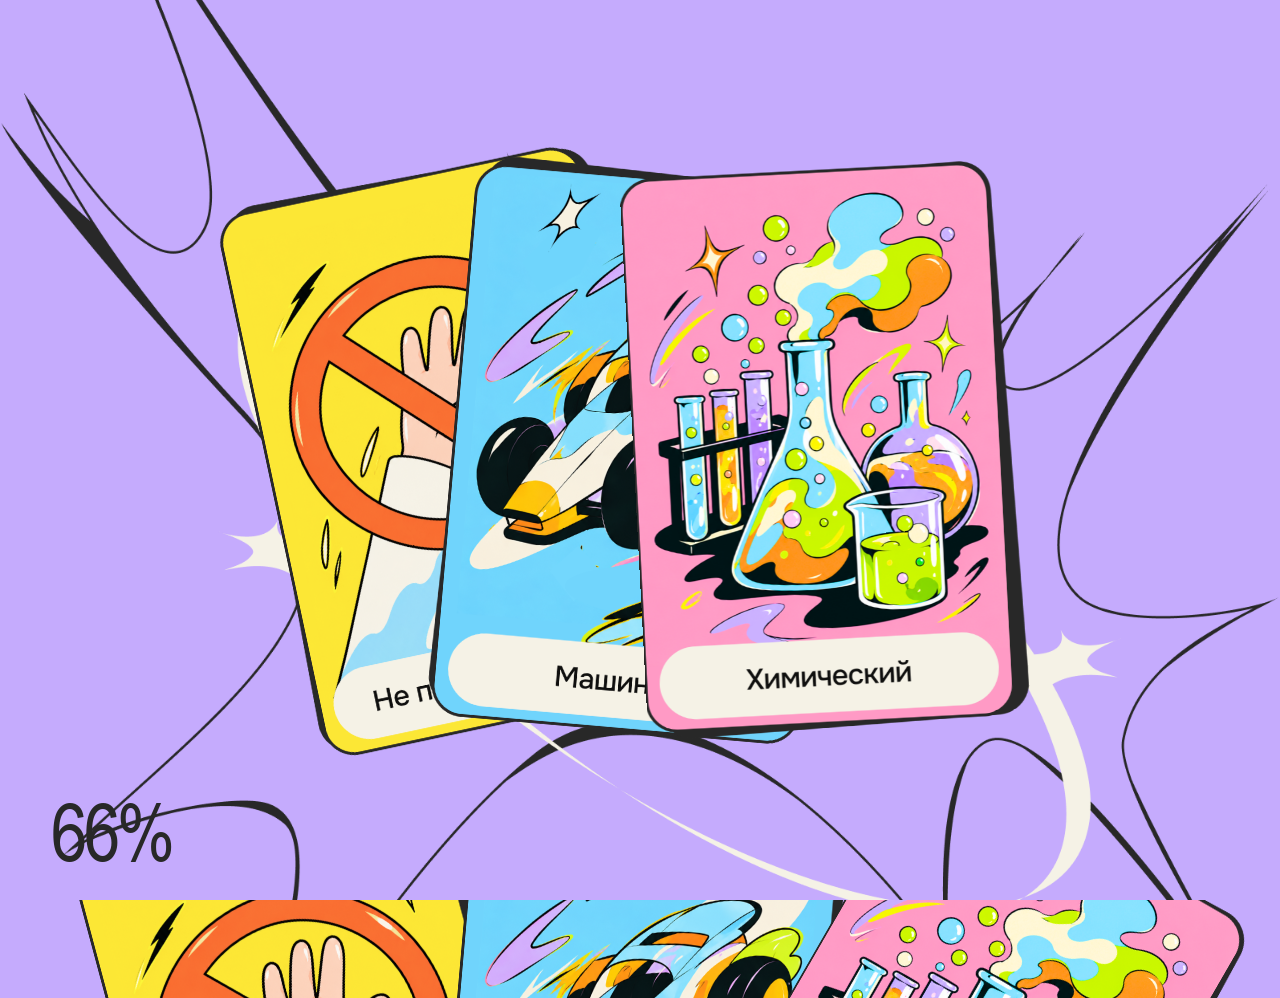
<file: index.html>
<!doctype html>
<html lang="en">
  <head>
    <meta charset="UTF-8" />
    <meta name="viewport" content="width=device-width, initial-scale=1.0" />
    <meta
      name="description"
      content="Не твоё — социальный проект о стереотипах и выборе профессии."
    />
    <title>Не твоё — социальный проект</title>
    <link rel="stylesheet" href="./stylesheets/style.css" />
    <link rel="shortcut icon" href="./assets/close.svg" type="image/x-icon">
    <script src="./js/main.js" defer></script>
    <!-- Yandex.Metrika counter -->
    <script type="text/javascript">
        (function(m,e,t,r,i,k,a){
            m[i]=m[i]||function(){(m[i].a=m[i].a||[]).push(arguments)};
            m[i].l=1*new Date();
            for (var j = 0; j < document.scripts.length; j++) {if (document.scripts[j].src === r) { return; }}
            k=e.createElement(t),a=e.getElementsByTagName(t)[0],k.async=1,k.src=r,a.parentNode.insertBefore(k,a)
        })(window, document,'script','https://mc.yandex.ru/metrika/tag.js?id=113823030', 'ym');

        ym(113823030, 'init', {ssr:true, webvisor:true, clickmap:true, ecommerce:"dataLayer", referrer: document.referrer, url: location.href, accurateTrackBounce:true, trackLinks:true});
    </script>
    <noscript><div><img src="https://mc.yandex.ru/watch/113823030" style="position:absolute; left:-9999px;" alt="" /></div></noscript>
    <!-- /Yandex.Metrika counter -->
  </head>
  <body class="index_body">
    <div
      class="preloader"
      id="preloader"
      aria-label="Загрузка сайта"
      role="status"
    >
      <div class="preloader__visual">
        <div class="preloader_card preloader_card--1">
          <div class="preloader_card__inner">
            <img src="./assets/cards/hand-down.png" alt="" />
          </div>
        </div>
        <div class="preloader_card preloader_card--2">
          <div class="preloader_card__inner">
            <img src="./assets/cards/car.png" alt="" />
          </div>
        </div>
        <div class="preloader_card preloader_card--3">
          <div class="preloader_card__inner">
            <img src="./assets/cards/chem.png" alt="" />
          </div>
        </div>
        <div class="preloader__number" id="loadingPercent">0%</div>
      </div>
    </div>
    <nav class="menu" aria-label="Навигация">
      <a href="./about.html" class="menu_item">о проекте</a>
      <a href="./index.html" class="menu_item">история</a>
      <a href="./situations.html" class="menu_item">разборы</a>
    </nav>
  <main class="main">

    <img src="./assets/green_buble.svg" alt="" class="main_green_bubble">
    <div class="main_bubble">
      <p>Ну ты же<br>девочка!</p>
    </div>
    <h1 class="main_h1">Не твоё</h1>
    <h3 class="text_h3 main_h3">фраза, с которой начинается выбор</h3>
    <div class="buttons_block">
      <a href="./episodes/episode-1.html" class="main__start text_h4">Начать историю</a>
      <button
        type="button"
        class="main__help"
        id="openRules"
        aria-label="Правила игры"></button>
    </div>
    <div class="main__cards">
      <div class="main__card main__card--1">
        <div class="main__card-inner">
          <img src="./assets/cards/hand-down.png" alt="">
        </div>
      </div>

      <div class="main__card main__card--2">
        <div class="main__card-inner">
          <img src="./assets/cards/car.png" alt="">
        </div>
      </div>

      <div class="main__card main__card--3">
        <div class="main__card-inner">
          <img src="./assets/cards/chem.png" alt="">
        </div>
      </div>

    </div>
  </main>
  <dialog class="rules-modal" id="rulesModal" aria-labelledby="rulesTitle">
  <div class="rules-modal__content">
    <h2 class="text_h2" id="rulesTitle">Правила игры</h2>

    <p class="text_m">
      Вам предстоит пройти путь девушки от&nbsp;детства до&nbsp;выбора профессии. На&nbsp;каждом этапе вы&nbsp;выбираете одну из&nbsp;карт&nbsp;— реакцию взрослого на&nbsp;её&nbsp;интересы и&nbsp;решения. После&nbsp;каждого выбора вы&nbsp;увидите, как&nbsp;он&nbsp;может повлиять на&nbsp;её&nbsp;восприятие себя и&nbsp;своих возможностей.
    </p>

    <button
      type="button"
      class="rules-modal__close"
      id="closeRules"
      aria-label="Закрыть правила"
    >
    </button>
  </div>
</dialog>
<script src="./js/rules.js" defer></script>
  </body>
</html>
</file>
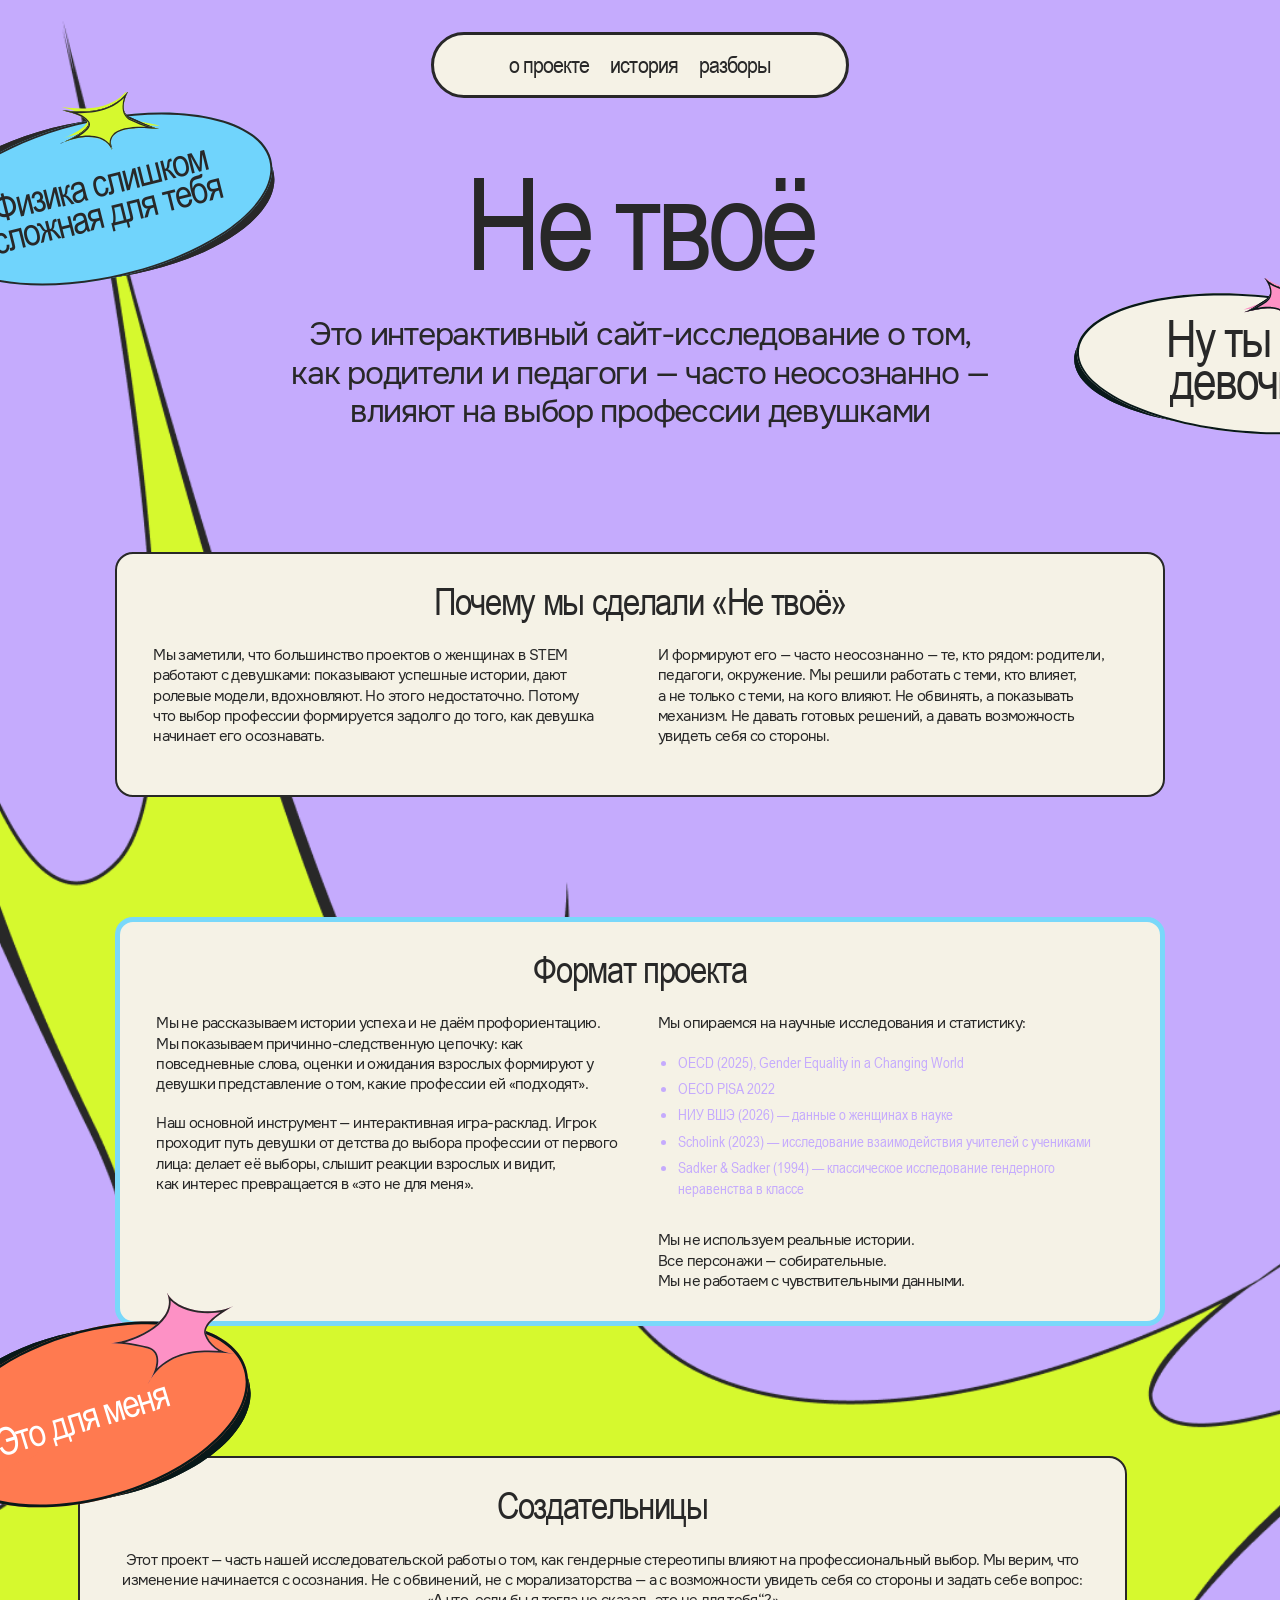
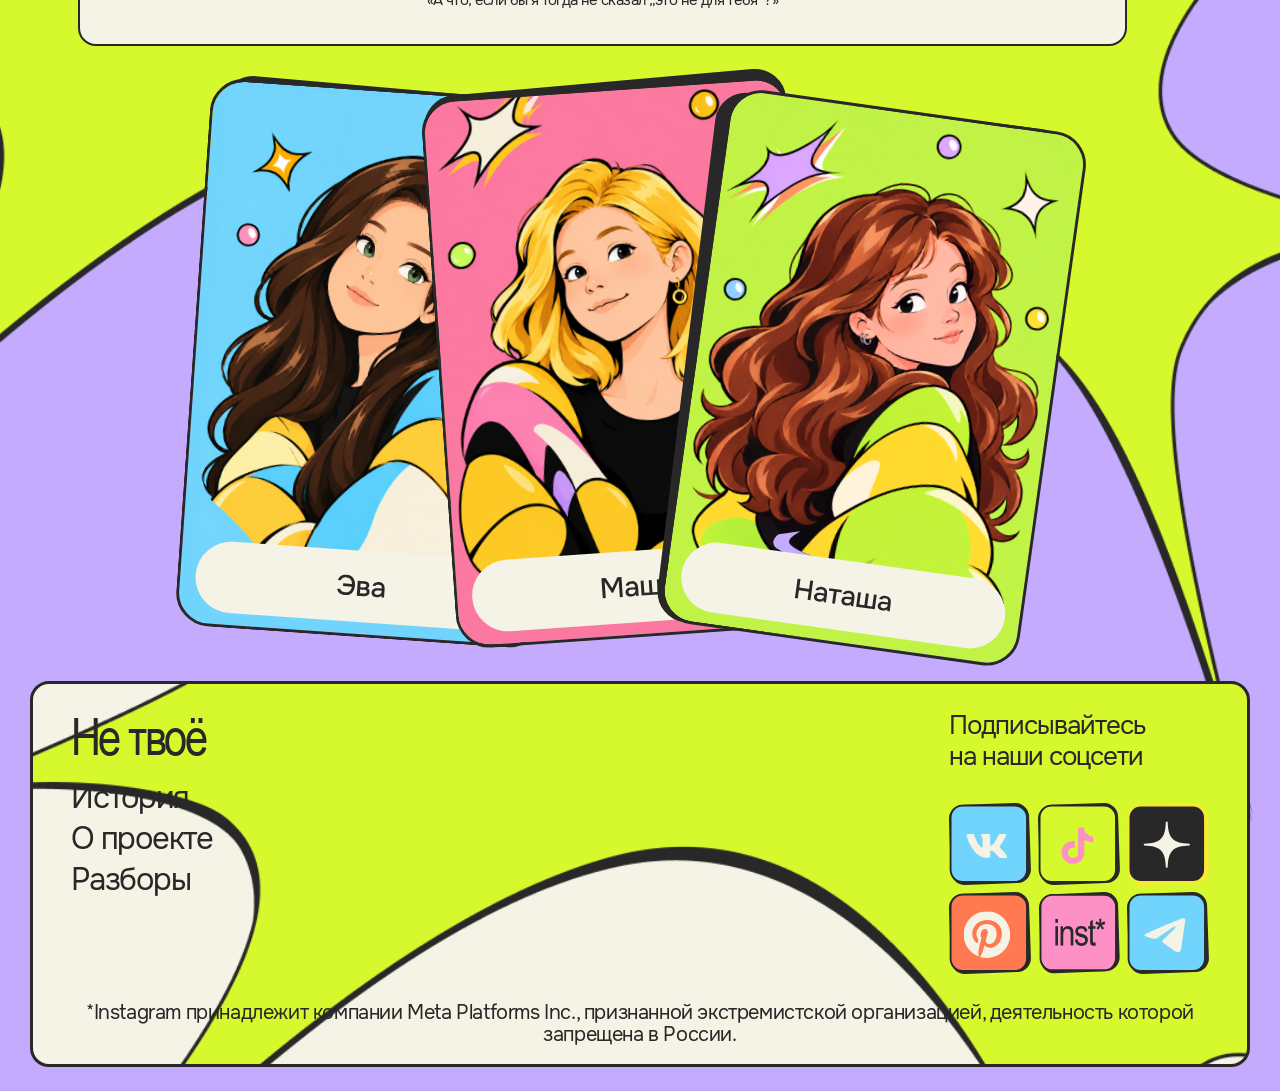
<file: about.html>
<!doctype html>
<html lang="ru">
<head>
  <meta charset="utf-8" />
  <meta name="viewport" content="width=device-width, initial-scale=1" />
  <title>О проекте — Не твоё</title>
  <link rel="shortcut icon" href="./assets/favicon.svg" type="image/x-icon" />
  <link rel="stylesheet" href="./stylesheets/global.css" />
  <link rel="stylesheet" href="./stylesheets/style.css" />
  <link rel="stylesheet" href="./stylesheets/about.css" />
  <!-- Yandex.Metrika counter -->
    <script type="text/javascript">
        (function(m,e,t,r,i,k,a){
            m[i]=m[i]||function(){(m[i].a=m[i].a||[]).push(arguments)};
            m[i].l=1*new Date();
            for (var j = 0; j < document.scripts.length; j++) {if (document.scripts[j].src === r) { return; }}
            k=e.createElement(t),a=e.getElementsByTagName(t)[0],k.async=1,k.src=r,a.parentNode.insertBefore(k,a)
        })(window, document,'script','https://mc.yandex.ru/metrika/tag.js?id=113823030', 'ym');

        ym(113823030, 'init', {ssr:true, webvisor:true, clickmap:true, ecommerce:"dataLayer", referrer: document.referrer, url: location.href, accurateTrackBounce:true, trackLinks:true});
    </script>
    <noscript><div><img src="https://mc.yandex.ru/watch/113823030" style="position:absolute; left:-9999px;" alt="" /></div></noscript>
    <!-- /Yandex.Metrika counter -->
</head>
<body class="about-page">
  <nav class="menu" aria-label="навигация">
    <a href="./about.html" class="menu_item" aria-current="page">о проекте</a>
    <a href="./index.html" class="menu_item">история</a>
    <a href="./situations.html" class="menu_item">разборы</a>
  </nav>
  <main class="about-layout">
    <header class="about-hero" aria-labelledby="about-title">
      <div class="speech speech--left"><p>Физика слишком<br />сложная для тебя</p></div>
      <div class="main_bubble">
       <p>Ну ты же<br>девочка!</p>
      </div>
      <h1 id="about-title" class="about-hero__title">Не твоё</h1>
      <p class="about-hero__lead text_h4">Это&nbsp;интерактивный сайт-исследование о&nbsp;том, как&nbsp;родители и&nbsp;педагоги&nbsp;—&nbsp;часто неосознанно — влияют на&nbsp;выбор профессии девушками</p>
    </header>

    <section class="about-panel about-panel--why" aria-labelledby="why-title">
      <h2 id="why-title">Почему мы сделали «Не&nbsp;твоё»</h2>
      <div class="about-columns">
          <p class="text_l">Мы&nbsp;заметили, что&nbsp;большинство проектов о&nbsp;женщинах в&nbsp;STEM работают с&nbsp;девушками: показывают успешные истории, дают ролевые модели, вдохновляют. Но&nbsp;этого&nbsp;недостаточно. Потому что&nbsp;выбор профессии формируется задолго до&nbsp;того, как&nbsp;девушка начинает его&nbsp;осознавать.</p>
          <p class="text_l">И&nbsp;формируют его&nbsp;— часто неосознанно&nbsp;— те, кто&nbsp;рядом: родители, педагоги, окружение. Мы&nbsp;решили работать с&nbsp;теми, кто&nbsp;влияет, а&nbsp;не&nbsp;только с&nbsp;теми, на&nbsp;кого влияют. Не&nbsp;обвинять, а&nbsp;показывать механизм. Не&nbsp;давать готовых решений, а&nbsp;давать возможность увидеть себя со&nbsp;стороны.</p>
      </div>
    </section>
    <section class="about-panel about-panel--format" aria-labelledby="format-title">
      <h2 id="format-title">Формат проекта</h2>
      <div class="about-columns">
        <div>
          <p class="text_l">Мы&nbsp;не&nbsp;рассказываем истории успеха и&nbsp;не&nbsp;даём профориентацию. Мы&nbsp;показываем причинно-следственную цепочку: как повседневные слова, оценки и&nbsp;ожидания взрослых формируют у девушки представление о&nbsp;том, какие профессии ей&nbsp;«подходят».</p>
          <p class="text_l">Наш основной инструмент — интерактивная игра-расклад. Игрок проходит путь девушки от детства до выбора профессии от&nbsp;первого лица: делает её&nbsp;выборы, слышит реакции взрослых и&nbsp;видит, как&nbsp;интерес превращается в&nbsp;«это не&nbsp;для&nbsp;меня».</p>
        </div>
        <div>
          <p class="text_l">Мы опираемся на научные исследования и статистику:</p>
          <ul class="about-sources">
            <li class="source_link"><a href="https://www.oecd.org/en/publications/gender-equality-in-a-changing-world_e808086f-en.html">OECD (2025), Gender Equality in a Changing World</a></li>
            <li class="source_link"><a href="https://www.oecd.org/en/publications/pisa-2022-results-volume-i_53f23881-en.html">OECD PISA 2022</a></li>
            <li class="source_link"><a href="https://issek.hse.ru/news/1135180436.html">НИУ ВШЭ (2026) — данные о женщинах в науке</a></li>
            <li class="source_link"><a href="https://www.scholink.org/ojs/index.php/jetss/article/view/31416">Scholink (2023) — исследование взаимодействия учителей с учениками</a></li>
            <li class="source_link"><a href="https://files.eric.ed.gov/fulltext/ED460362.pdf">Sadker & Sadker (1994) — классическое исследование гендерного неравенства в классе</a></li>
          </ul>
          <p class="about-note text_l">Мы не используем реальные истории.<br />Все персонажи — собирательные.<br />Мы не работаем с чувствительными данными.</p>
        </div>
      </div>
    </section>

    <section class="about-creators" aria-labelledby="creators-title">
      <div class="speech speech--middle"><p>Это для меня</p></div>
      <div class="about-panel about-panel--creators">
        <h2 id="creators-title">Создательницы</h2>
        <p class="text_l">Этот проект — часть нашей исследовательской работы о том, как гендерные стереотипы влияют на профессиональный выбор. Мы верим, что изменение начинается с осознания. Не с обвинений, не с морализаторства — а с возможности увидеть себя со стороны и задать себе вопрос: «А что, если бы я тогда не сказал „это не для тебя“?»</p>
      </div>
      <div class="creator-cards" aria-label="Команда проекта">
        <img src="./assets/creators/eva.svg" alt="Портрет Эвы" loading="lazy" />
        <img src="./assets/creators/masha.svg" alt="Портрет Маши" loading="lazy" />
        <img src="./assets/creators/natasha.svg" alt="Портрет Наташи" loading="lazy" />
      </div>
    </section>
  </main>

  <footer class="about-footer">
    <div class="about-footer__brand">
      <span class="about-footer__logo">Не твоё</span>
      <nav class="about-footer__links" aria-label="Навигация в подвале">
        <a class="text_h2" href="./index.html">История</a>
        <a class="text_h2" href="./about.html">О проекте</a>
        <a class="text_h2" href="./situations.html">Разборы</a>
      </nav>
    </div>
    <div class="about-footer__social">
      <p class="text_h4">Подписывайтесь<br />на наши соцсети</p>
      <div class="about-socials">
        <a class="about-socials__vk" href="https://vk.ru/netvoyeproject" aria-label="ВКонтакте"></a>
        <a class="about-socials__tt" href="https://www.tiktok.com/@not_yours_project" aria-label="TikTok"></a>
        <a class="about-socials__other" href="https://dzen.ru/notyoursproject" aria-label="Дзен"></a>
        <a class="about-socials__pin" href="https://www.pinterest.com/netvoeproject/" aria-label="Pinterest"></a>
        <a class="about-socials__inst" href="https://www.instagram.com/netvoe.project/" aria-label="Instagram"></a>
        <a class="about-socials__tg" href="https://t.me/notyoursproject" aria-label="Telegram"></a>
      </div>
    </div>
    <p class="about-footer__disclaimer text_m">*Instagram принадлежит компании Meta Platforms Inc., признанной экстремистской организацией, деятельность которой запрещена в&nbsp;России.</p>
  </footer>
</body>
</html>
</file>
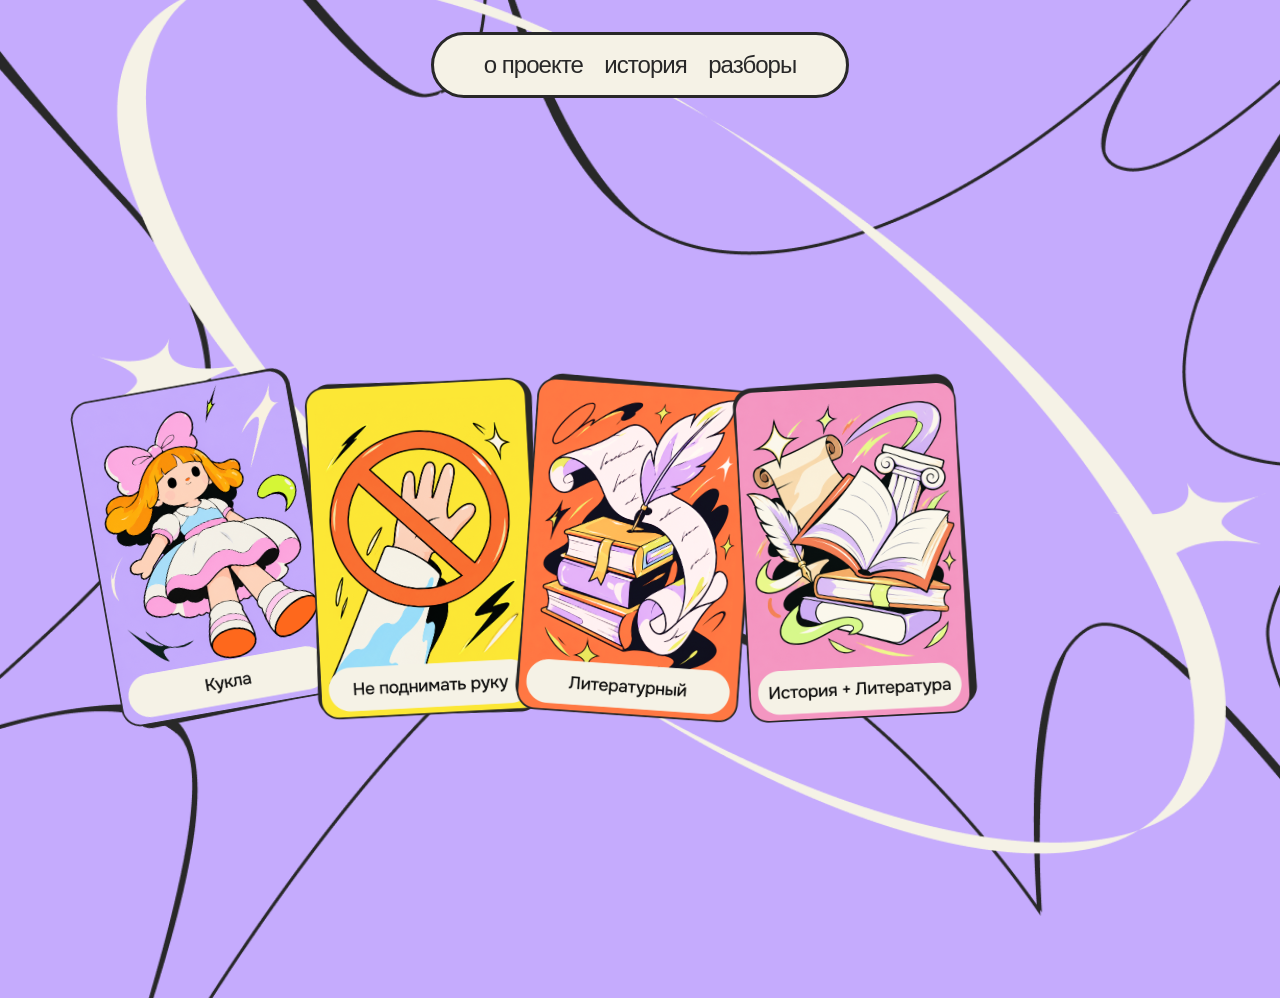
<file: final.html>
<!doctype html>
<html lang="ru">
  <head>
    <meta charset="utf-8" />
    <meta name="viewport" content="width=device-width, initial-scale=1" />
    <title>Итог истории — Не твоё</title>

    <link rel="shortcut icon" href="./assets/favicon.svg" type="image/x-icon" />
    <link rel="stylesheet" href="./stylesheets/style.css" />
    <link rel="stylesheet" href="./stylesheets/global.css" />
    <link rel="stylesheet" href="./stylesheets/final.css" />
    <!-- Yandex.Metrika counter -->
    <script type="text/javascript">
        (function(m,e,t,r,i,k,a){
            m[i]=m[i]||function(){(m[i].a=m[i].a||[]).push(arguments)};
            m[i].l=1*new Date();
            for (var j = 0; j < document.scripts.length; j++) {if (document.scripts[j].src === r) { return; }}
            k=e.createElement(t),a=e.getElementsByTagName(t)[0],k.async=1,k.src=r,a.parentNode.insertBefore(k,a)
        })(window, document,'script','https://mc.yandex.ru/metrika/tag.js?id=113823030', 'ym');

        ym(113823030, 'init', {ssr:true, webvisor:true, clickmap:true, ecommerce:"dataLayer", referrer: document.referrer, url: location.href, accurateTrackBounce:true, trackLinks:true});
    </script>
    <noscript><div><img src="https://mc.yandex.ru/watch/113823030" style="position:absolute; left:-9999px;" alt="" /></div></noscript>
    <!-- /Yandex.Metrika counter -->
  </head>

  <body class="final_body">
    <nav class="menu" aria-label="Навигация">
        <a href="./about.html" class="menu_item">о проекте</a>
        <a href="./index.html" class="menu_item">история</a>
        <a href="./situations.html" class="menu_item">разборы</a>
      </nav>
    <main class="page main final-page">


      <section class="final-stage">

        <div class="final-cards">
          <img class="final-card" src="./assets/cards/doll.png" alt="Кукла" />
          <img class="final-card" src="./assets/cards/hand-down.png" alt="Не поднимать руку" />
          <img class="final-card" src="./assets/cards/litre.png" alt="Литературный" />
          <img class="final-card" src="./assets/cards/humanities.png" alt="История и литература" />
          <img class="final-card" src="./assets/cards/sure.png" alt="Да, я уверена" />
        </div>

        <div class="final-copy">
          <h1 class="text_h1">
            Карты, с&nbsp;которыми она&nbsp;выходит во&nbsp;взрослую жизнь
          </h1>

          <p class="text_m">
            Каждый выбор был сделан за&nbsp;неё — или&nbsp;ею,
            но&nbsp;под&nbsp;влиянием взрослых.
          </p>

          <button type="button" class="final-next text_l" data-final-next>
            Дальше
          </button>
        </div>
      </section>
      <section class="closing">
        <div class="closing__content">
          <h1 class="text_h1">
            Вы не можете выбрать профессию за&nbsp;неё.<br />
            Но вы можете задать себе вопрос:<br />
            где я&nbsp;выбираю за&nbsp;неё?
          </h1>
        </div>

        <a href="./situations.html" class="closing__button text_l">
          Как поддержать?
        </a>
      </section>
</main>
      <footer class="footer about-footer">
    <div class="about-footer__brand">
      <span class="about-footer__logo">Не твоё</span>
      <nav class="about-footer__links" aria-label="Навигация в подвале">
        <a class="text_h2" href="./index.html">История</a>
        <a class="text_h2" href="./about.html">О проекте</a>
        <a class="text_h2" href="./situations.html">Разборы</a>
      </nav>
    </div>
    <div class="about-footer__social">
      <p class="text_h4">Подписывайтесь<br />на наши соцсети</p>
      <div class="about-socials">
        <a class="about-socials__vk" href="https://vk.ru/netvoyeproject" aria-label="ВКонтакте"></a>
        <a class="about-socials__tt" href="https://www.tiktok.com/@not_yours_project" aria-label="TikTok"></a>
        <a class="about-socials__other" href="https://dzen.ru/notyoursproject" aria-label="Дзен"></a>
        <a class="about-socials__pin" href="https://www.pinterest.com/netvoeproject/" aria-label="Pinterest"></a>
        <a class="about-socials__inst" href="https://www.instagram.com/netvoe.project/" aria-label="Instagram"></a>
        <a class="about-socials__tg" href="https://t.me/notyoursproject" aria-label="Telegram"></a>
      </div>
    </div>
    <p class="about-footer__disclaimer text_m">*Instagram принадлежит компании Meta Platforms Inc., признанной экстремистской организацией, деятельность которой запрещена в&nbsp;России.</p>
  </footer>


    <script src="./js/final.js" defer></script>
  </body>
</html>
</file>
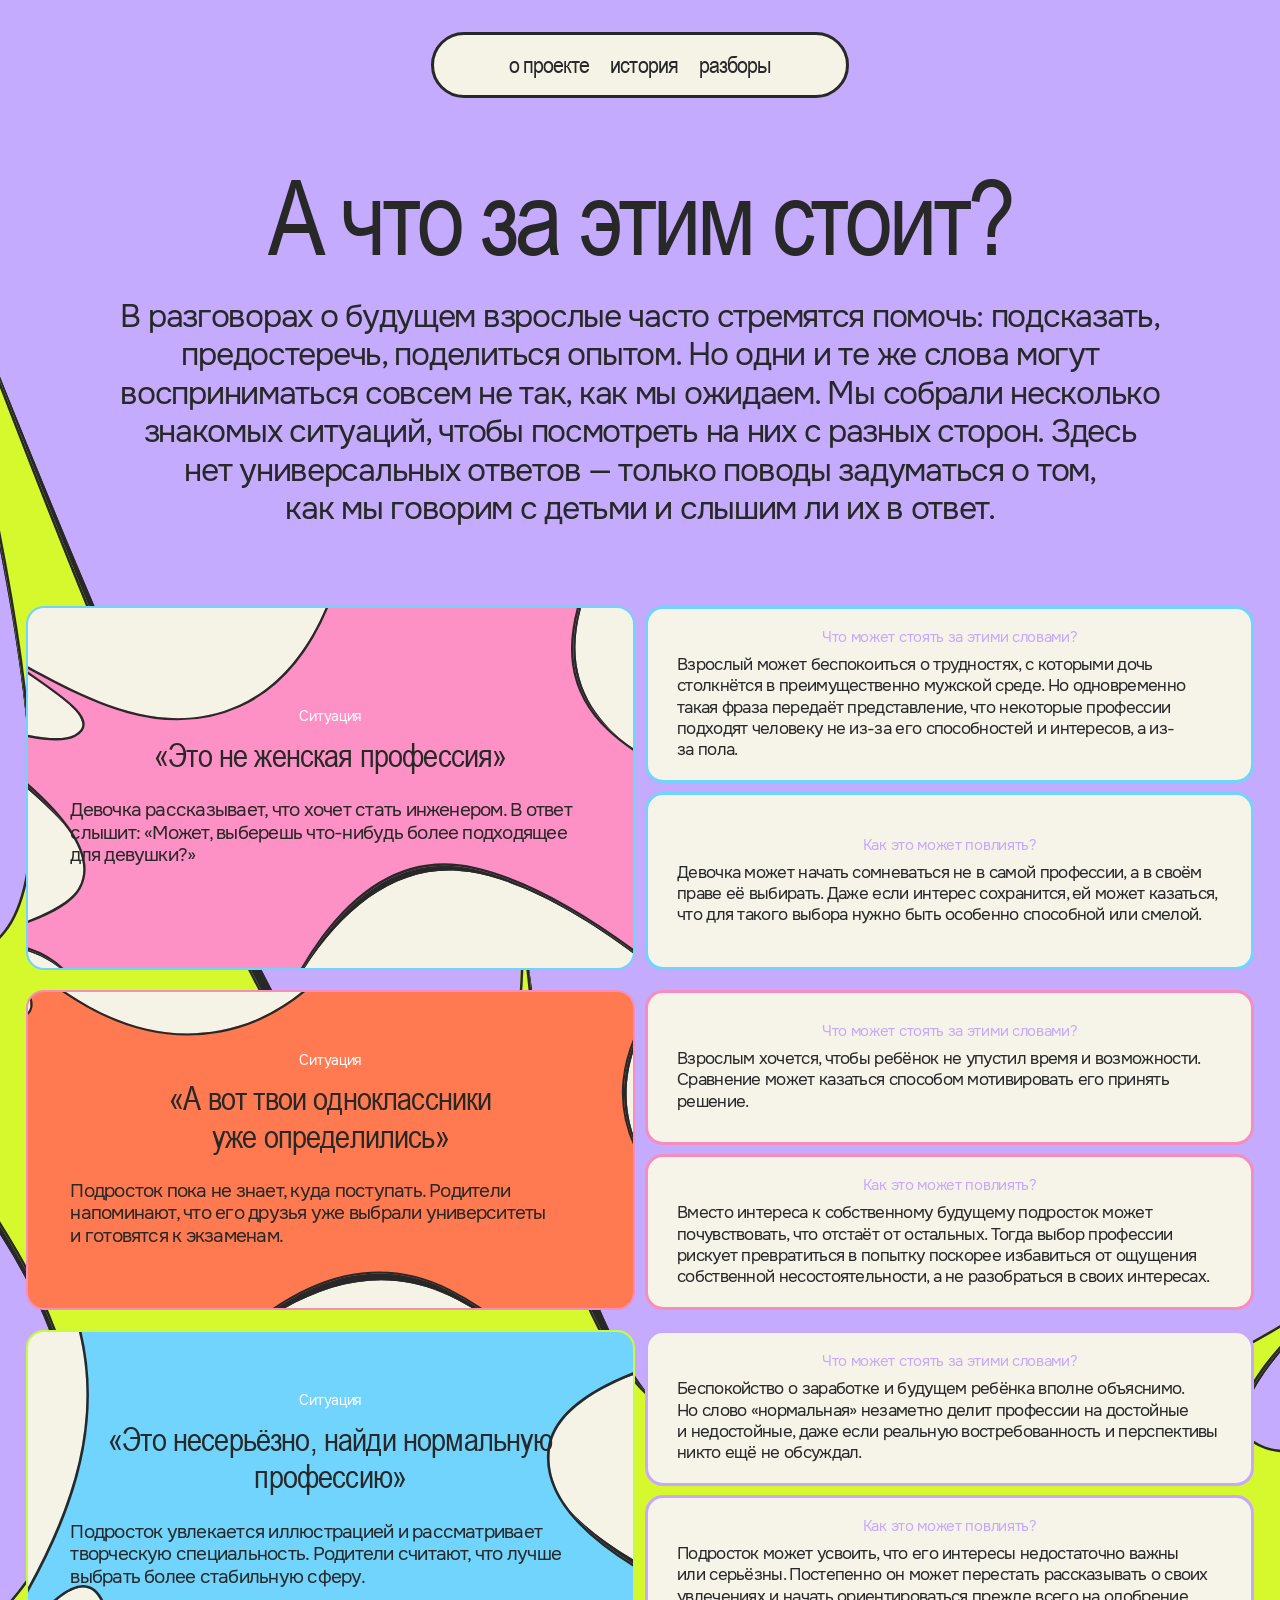
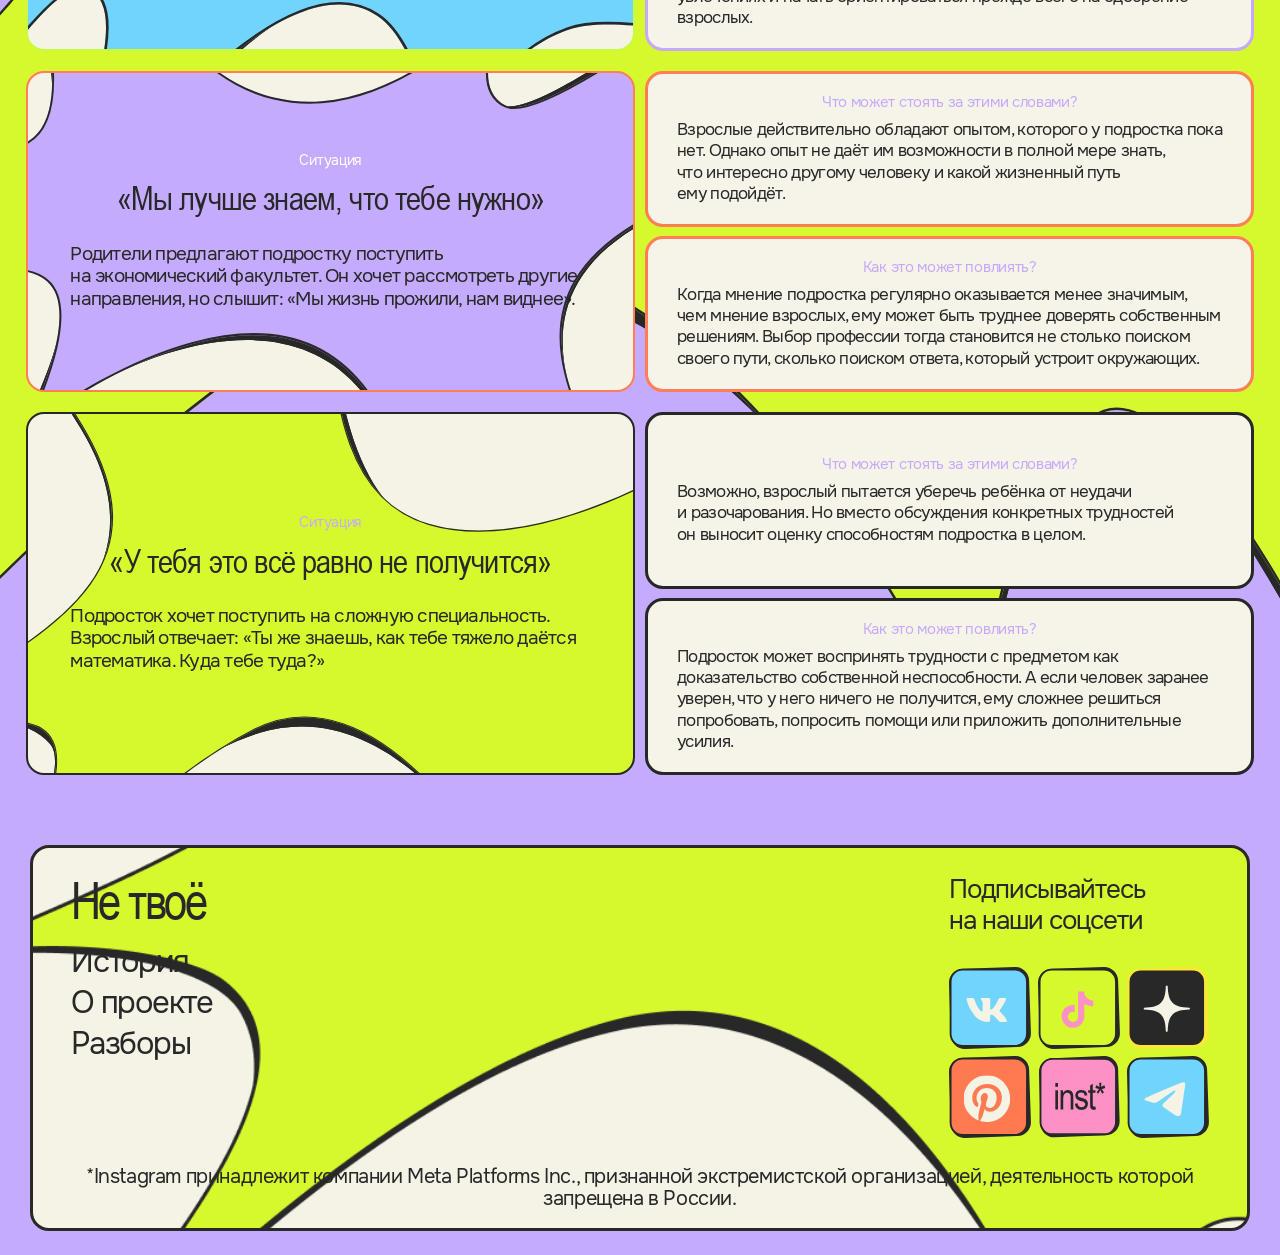
<file: situations.html>
<!doctype html>
<html lang="ru">
<head>
  <meta charset="utf-8" />
  <meta name="viewport" content="width=device-width, initial-scale=1" />
  <title>Разборы — Не твоё</title>
  <link rel="shortcut icon" href="./assets/favicon.svg" type="image/x-icon" />
  <link rel="stylesheet" href="./stylesheets/global.css" />
  <link rel="stylesheet" href="./stylesheets/style.css" />
  <link rel="stylesheet" href="./stylesheets/about.css" />
  <link rel="stylesheet" href="./stylesheets/situations.css" />
  <!-- Yandex.Metrika counter -->
    <script type="text/javascript">
        (function(m,e,t,r,i,k,a){
            m[i]=m[i]||function(){(m[i].a=m[i].a||[]).push(arguments)};
            m[i].l=1*new Date();
            for (var j = 0; j < document.scripts.length; j++) {if (document.scripts[j].src === r) { return; }}
            k=e.createElement(t),a=e.getElementsByTagName(t)[0],k.async=1,k.src=r,a.parentNode.insertBefore(k,a)
        })(window, document,'script','https://mc.yandex.ru/metrika/tag.js?id=113823030', 'ym');

        ym(113823030, 'init', {ssr:true, webvisor:true, clickmap:true, ecommerce:"dataLayer", referrer: document.referrer, url: location.href, accurateTrackBounce:true, trackLinks:true});
    </script>
    <noscript><div><img src="https://mc.yandex.ru/watch/113823030" style="position:absolute; left:-9999px;" alt="" /></div></noscript>
    <!-- /Yandex.Metrika counter -->
</head>
<body class="situations-page">
  <nav class="menu" aria-label="Основная навигация">
    <a href="./about.html" class="menu_item">о проекте</a>
    <a href="./index.html" class="menu_item">история</a>
    <a href="./situations.html" class="menu_item" aria-current="page">разборы</a>
  </nav>

  <main class="situations-layout">
    <header class="situations-hero">
      <h1>А что за&nbsp;этим стоит?</h1>
      <h4 class="text_h4">В&nbsp;разговорах о&nbsp;будущем взрослые часто стремятся помочь: подсказать, предостеречь, поделиться опытом. Но одни и&nbsp;те&nbsp;же&nbsp;слова могут восприниматься совсем не&nbsp;так, как&nbsp;мы&nbsp;ожидаем. Мы&nbsp;собрали несколько знакомых ситуаций, чтобы посмотреть на&nbsp;них с&nbsp;разных сторон. Здесь нет&nbsp;универсальных ответов — только поводы задуматься о&nbsp;том, как&nbsp;мы&nbsp;говорим с&nbsp;детьми и&nbsp;слышим ли&nbsp;их&nbsp;в&nbsp;ответ.</h4>
    </header>

    <div class="situations-grid">
      <article class="situation-pair">
        <div class="situation-card situation-card--pink">
          <div class="situation-card__body">
            <span class="situation-card__eyebrow text_m">Ситуация</span>
            <h2 class="text_h3">«Это не женская профессия»</h2>
            <p class="text_l">Девочка рассказывает, что&nbsp;хочет стать инженером. В&nbsp;ответ слышит: «Может, выберешь что-нибудь более подходящее для&nbsp;девушки?»</p>
          </div>
        </div>
        <div class="situation-effects situation-effects--pink">
          <section class="situation-effect">
            <h3 class="text_m">Что может стоять за этими словами?</h3>
            <p class="text_l">Взрослый может беспокоиться о&nbsp;трудностях, с&nbsp;которыми дочь столкнётся в&nbsp;преимущественно мужской среде. Но&nbsp;одновременно такая фраза передаёт представление, что&nbsp;некоторые профессии подходят человеку не&nbsp;из-за&nbsp;его&nbsp;способностей и&nbsp;интересов, а&nbsp;из-за&nbsp;пола.</p>
          </section>
          <section class="situation-effect">
            <h3 class="text_m">Как это может повлиять?</h3>
            <p class="text_l">Девочка может начать сомневаться не&nbsp;в&nbsp;самой профессии, а&nbsp;в&nbsp;своём праве её&nbsp;выбирать. Даже если интерес сохранится, ей&nbsp;может казаться, что&nbsp;для&nbsp;такого выбора нужно быть особенно способной или смелой.</p>
          </section>
        </div>
      </article>

      <article class="situation-pair">
        <div class="situation-card situation-card--orange">
          <div class="situation-card__body">
            <span class="situation-card__eyebrow text_m">Ситуация</span>
            <h2 class="text_h3">«А&nbsp;вот твои одноклассники уже&nbsp;определились»</h2>
            <p class="text_l">Подросток пока не&nbsp;знает, куда поступать. Родители напоминают, что&nbsp;его&nbsp;друзья уже&nbsp;выбрали университеты и&nbsp;готовятся к&nbsp;экзаменам.</p>
          </div>
        </div>
        <div class="situation-effects situation-effects--orange">
          <section class="situation-effect">
            <h3 class="text_m">Что может стоять за&nbsp;этими словами?</h3>
            <p class="text_l">Взрослым хочется, чтобы ребёнок не&nbsp;упустил время и&nbsp;возможности. Сравнение может казаться способом мотивировать его&nbsp;принять решение.</p>
          </section>
          <section class="situation-effect">
            <h3 class="text_m">Как это может повлиять?</h3>
            <p class="text_l">Вместо интереса к&nbsp;собственному будущему подросток может почувствовать, что&nbsp;отстаёт от&nbsp;остальных. Тогда выбор профессии рискует превратиться в&nbsp;попытку поскорее избавиться от&nbsp;ощущения собственной несостоятельности, а&nbsp;не&nbsp;разобраться в&nbsp;своих интересах.</p>
          </section>
        </div>
      </article>

      <article class="situation-pair">
        <div class="situation-card situation-card--blue">
          <div class="situation-card__body">
            <span class="situation-card__eyebrow text_m">Ситуация</span>
            <h2 class="text_h3">«Это&nbsp;несерьёзно, найди нормальную профессию»</h2>
            <p class="text_l">Подросток увлекается иллюстрацией и&nbsp;рассматривает творческую специальность. Родители считают, что&nbsp;лучше выбрать более стабильную сферу.</p>
          </div>
        </div>
        <div class="situation-effects situation-effects--blue">
          <section class="situation-effect">
            <h3 class="text_m">Что&nbsp;может стоять за&nbsp;этими словами?</h3>
            <p class="text_l">Беспокойство о&nbsp;заработке и&nbsp;будущем ребёнка вполне объяснимо. Но&nbsp;слово «нормальная» незаметно делит профессии на&nbsp;достойные и&nbsp;недостойные, даже&nbsp;если реальную востребованность и&nbsp;перспективы никто ещё&nbsp;не&nbsp;обсуждал.</p>
          </section>
          <section class="situation-effect">
            <h3 class="text_m">Как это может повлиять?</h3>
            <p class="text_l">Подросток может усвоить, что&nbsp;его&nbsp;интересы недостаточно важны или&nbsp;серьёзны. Постепенно он&nbsp;может перестать рассказывать о&nbsp;своих увлечениях и&nbsp;начать ориентироваться прежде всего на&nbsp;одобрение взрослых.</p>
          </section>
        </div>
      </article>

      <article class="situation-pair">
        <div class="situation-card situation-card--purple">
          <div class="situation-card__body">
            <span class="situation-card__eyebrow text_m">Ситуация</span>
            <h2 class="text_h3">«Мы лучше знаем, что&nbsp;тебе нужно»</h2>
            <p class="text_l">Родители предлагают подростку поступить на&nbsp;экономический факультет. Он&nbsp;хочет рассмотреть другие направления, но&nbsp;слышит: «Мы&nbsp;жизнь прожили, нам&nbsp;виднее».</p>
          </div>
        </div>
        <div class="situation-effects situation-effects--purple">
          <section class="situation-effect">
            <h3 class="text_m">Что может стоять за&nbsp;этими словами?</h3>
            <p class="text_l">Взрослые действительно обладают опытом, которого у&nbsp;подростка пока нет. Однако опыт не&nbsp;даёт им&nbsp;возможности в&nbsp;полной мере знать, что&nbsp;интересно другому человеку и&nbsp;какой жизненный путь ему&nbsp;подойдёт.</p>
          </section>
          <section class="situation-effect">
            <h3 class="text_m">Как это может повлиять?</h3>
            <p class="text_l">Когда мнение подростка регулярно оказывается менее значимым, чем&nbsp;мнение взрослых, ему&nbsp;может быть труднее доверять собственным решениям. Выбор профессии тогда становится не&nbsp;столько поиском своего пути, сколько поиском ответа, который устроит окружающих.</p>
          </section>
        </div>
      </article>

      <article class="situation-pair">
        <div class="situation-card situation-card--lime">
          <div class="situation-card__body">
            <span class="situation-card__eyebrow text_m">Ситуация</span>
            <h2 class="text_h3">«У тебя это&nbsp;всё&nbsp;равно не&nbsp;получится»</h2>
            <p class="text_l">Подросток хочет поступить на&nbsp;сложную специальность. Взрослый отвечает: «Ты&nbsp;же&nbsp;знаешь, как&nbsp;тебе&nbsp;тяжело даётся математика. Куда&nbsp;тебе&nbsp;туда?»</p>
          </div>
        </div>
        <div class="situation-effects situation-effects--lime">
          <section class="situation-effect">
            <h3 class="text_m">Что может стоять за&nbsp;этими словами?</h3>
            <p class="text_l">Возможно, взрослый пытается уберечь ребёнка от&nbsp;неудачи и&nbsp;разочарования. Но&nbsp;вместо обсуждения конкретных трудностей он&nbsp;выносит оценку способностям подростка в&nbsp;целом.</p>
          </section>
          <section class="situation-effect">
            <h3 class="text_m">Как это может повлиять?</h3>
            <p class="text_l">Подросток может воспринять трудности с&nbsp;предметом как доказательство собственной неспособности. А&nbsp;если человек заранее уверен, что&nbsp;у&nbsp;него ничего не&nbsp;получится, ему&nbsp;сложнее решиться попробовать, попросить помощи или приложить дополнительные усилия.</p>
          </section>
        </div>
      </article>
    </div>
  </main>

  <footer class="about-footer">
    <div class="about-footer__brand">
      <span class="about-footer__logo">Не твоё</span>
      <nav class="about-footer__links" aria-label="Навигация в подвале">
        <a class="text_h2" href="./index.html">История</a>
        <a class="text_h2" href="./about.html">О проекте</a>
        <a class="text_h2" href="./situations.html">Разборы</a>
      </nav>
    </div>
    <div class="about-footer__social">
      <p class="text_h4">Подписывайтесь<br />на наши соцсети</p>
      <div class="about-socials">
        <a class="about-socials__vk" href="https://vk.ru/netvoyeproject" aria-label="ВКонтакте"></a>
        <a class="about-socials__tt" href="https://www.tiktok.com/@not_yours_project" aria-label="TikTok"></a>
        <a class="about-socials__other" href="https://dzen.ru/notyoursproject" aria-label="Дзен"></a>
        <a class="about-socials__pin" href="https://www.pinterest.com/netvoeproject/" aria-label="Pinterest"></a>
        <a class="about-socials__inst" href="https://www.instagram.com/netvoe.project/" aria-label="Instagram"></a>
        <a class="about-socials__tg" href="https://t.me/notyoursproject" aria-label="Telegram"></a>
      </div>
    </div>
    <p class="about-footer__disclaimer text_m">*Instagram принадлежит компании Meta Platforms Inc., признанной экстремистской организацией, деятельность которой запрещена в&nbsp;России.</p>
  </footer>
</body>
</html>
</file>
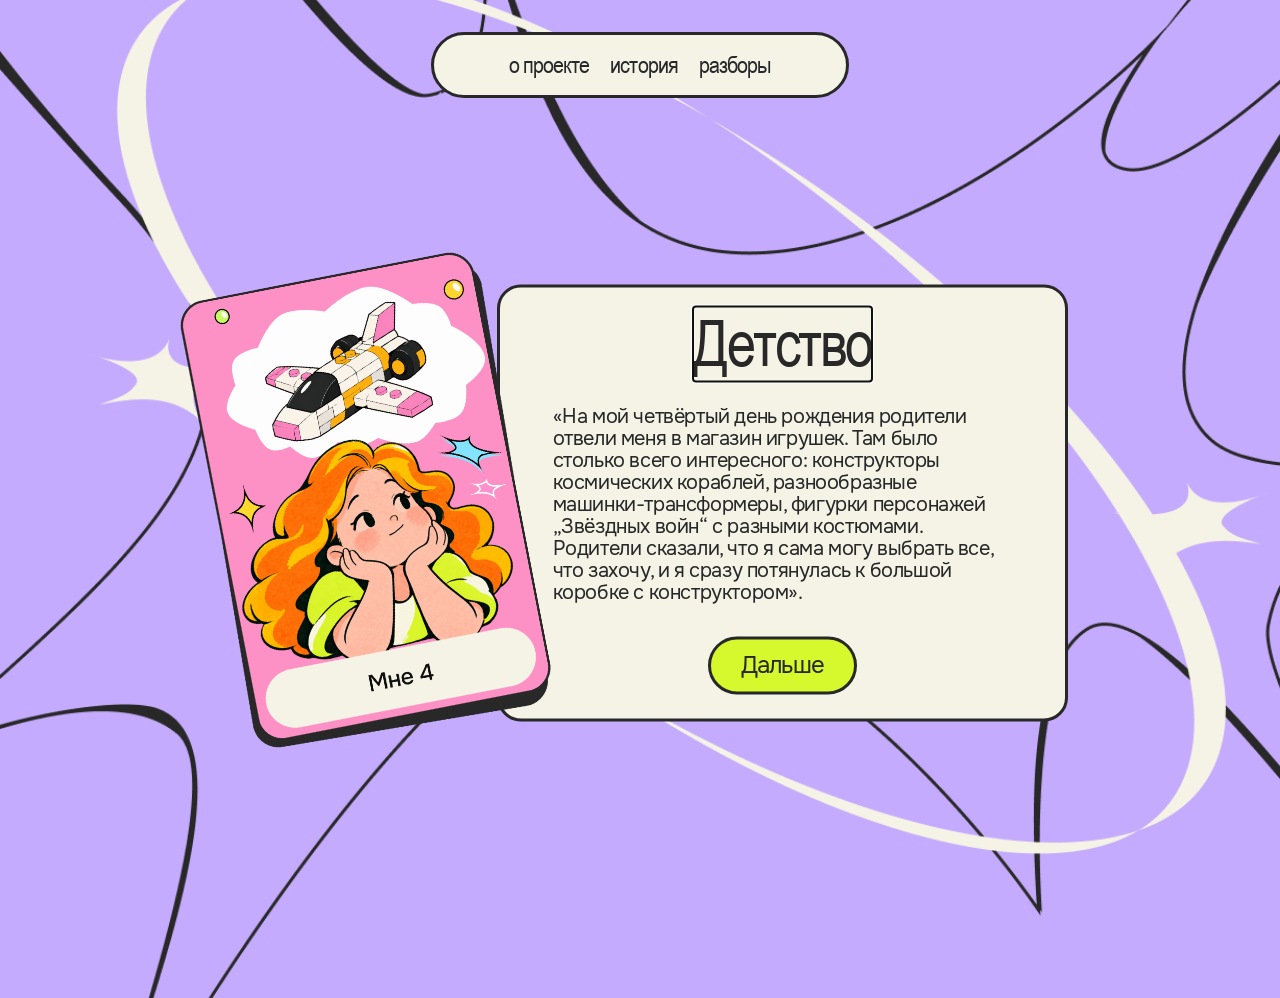
<file: episodes/episode-1.html>
<!doctype html>
<html lang="ru">
  <head>
    <meta charset="utf-8" />
    <meta name="viewport" content="width=device-width,initial-scale=1" />
    <title>Детство — Не твоё</title>
    <link rel="shortcut icon" href="../assets/favicon.svg" type="image/x-icon" />
    <link rel="stylesheet" href="../stylesheets/global.css" />
    <link rel="stylesheet" href="../stylesheets/style.css" />
    <!-- Yandex.Metrika counter -->
    <script type="text/javascript">
        (function(m,e,t,r,i,k,a){
            m[i]=m[i]||function(){(m[i].a=m[i].a||[]).push(arguments)};
            m[i].l=1*new Date();
            for (var j = 0; j < document.scripts.length; j++) {if (document.scripts[j].src === r) { return; }}
            k=e.createElement(t),a=e.getElementsByTagName(t)[0],k.async=1,k.src=r,a.parentNode.insertBefore(k,a)
        })(window, document,'script','https://mc.yandex.ru/metrika/tag.js?id=113823030', 'ym');

        ym(113823030, 'init', {ssr:true, webvisor:true, clickmap:true, ecommerce:"dataLayer", referrer: document.referrer, url: location.href, accurateTrackBounce:true, trackLinks:true});
    </script>
    <noscript><div><img src="https://mc.yandex.ru/watch/113823030" style="position:absolute; left:-9999px;" alt="" /></div></noscript>
    <!-- /Yandex.Metrika counter -->
  </head>
  <body data-correct-answer="myth" class="episode_body">
    <nav class="menu" aria-label="Навигация">
        <a href="../about.html" class="menu_item">о проекте</a>
        <a href="../index.html" class="menu_item">история</a>
        <a href="../situations.html" class="menu_item">разборы</a>
      </nav>
    <main class="page main">

      <section
        class="scene scene--story is-active"
        data-scene="story"
        id="story"
      >
        <div class="story">
          <div class="story__card">
            <img
              src="../assets/cards/4yo.png"
              alt="Девочка мечтает о космическом конструкторе"
            />
          </div>

          <div class="story__content">
            <h1 class="text_h1">Детство</h1>

            <p class="text_m">
              «На&nbsp;мой&nbsp;четвёртый день рождения родители отвели меня в&nbsp;магазин игрушек. Там&nbsp;было столько всего интересного: конструкторы космических кораблей, разнообразные машинки-трансформеры, фигурки персонажей „Звёздных войн“ с&nbsp;разными костюмами. Родители сказали, что&nbsp;я&nbsp;сама могу выбрать все, что&nbsp;захочу, и&nbsp;я&nbsp;сразу потянулась к&nbsp;большой коробке с&nbsp;конструктором».
            </p>

            <button type="button" class="story__next text_l" data-next="choice">
              Дальше
            </button>
          </div>
        </div>
      </section>
      <section class="scene scene--choice" data-scene="choice" id="choice">
        <div class="choice">
          <h2 class="choice__title text_h1">Какую игрушку выбрать?</h2>

          <div class="choice__cards">
            <button
              type="button"
              class="choice-card choice-card--1"
              data-choice="blocked"
              data-message="«Ты&nbsp;ещё&nbsp;маленькая, тебе&nbsp;будет сложно такое собрать. Давай посмотрим что-нибудь другое»."
              aria-label="Конструктор"
            >
              <img src="../assets/cards/constuctor.png" alt="" />
            </button>

            <button
              type="button"
              class="choice-card choice-card--2"
              data-choice="allowed"
              data-message="«Вот,&nbsp;посмотри какая красивая! На&nbsp;ней&nbsp;ты&nbsp;сможешь научиться делать причёски»."
              aria-label="Кукла"
            >
              <img src="../assets/cards/doll.png" alt="" />
            </button>

            <button
              type="button"
              class="choice-card choice-card--3"
              data-choice="blocked"
              data-message="«Машинки —&nbsp;это&nbsp;для&nbsp;мальчиков. Давай посмотрим что-нибудь&nbsp;другое»."
              aria-label="Машинка"
            >
              <img src="../assets/cards/car.png" alt="" />
            </button>
          </div>

          <div class="choice__bubble" id="choiceBubble">
            <p class="text_m" id="choiceBubbleText"></p>
          </div>
        </div>
      </section>
      <section class="scene scene--reflection" data-scene="reflection">
        <div class="reflection__background">
          <h2 class="choice__title text_h1">Какую игрушку выбрать?</h2>

          <div class="reflection__cards">
            <img
              class="reflection__card reflection__card--1"
              src="../assets/cards/constuctor.png"
              alt=""
            />

            <img
              class="reflection__card reflection__card--2"
              src="../assets/cards/doll.png"
              alt=""
            />

            <img
              class="reflection__card reflection__card--3"
              src="../assets/cards/car.png"
              alt=""
            />
          </div>

          <div class="reflection__collected">
            <img src="../assets/cards/doll.png" alt="Кукла" />
          </div>
        </div>

        <div class="reflection__overlay" aria-hidden="true"></div>

        <div class="reflection__popup">
          <p class="text_m">
            «Я&nbsp;помню, что&nbsp;немного расстроилась тогда, ведь&nbsp;уже&nbsp;представила как&nbsp;буду собирать конструктор по&nbsp;вечерам, а&nbsp;потом он&nbsp;будет красоваться на&nbsp;полке. Но&nbsp;мама была рада, когда я&nbsp;все&nbsp;же&nbsp;выбрала куклу. Наверное, она&nbsp;права, кукла&nbsp;— это&nbsp;то, что&nbsp;мне&nbsp;действительно нужно».
          </p>

          <button
            type="button"
            class="reflection__next text_l"
            data-next="myth"
          >
            Дальше
          </button>
        </div>
      </section>
      <section class="scene scene--myth" data-scene="myth">
        <div class="episode__collected">
          <img src="../assets/cards/doll.png" alt="Кукла" />
        </div>

        <div class="myth__content">
          <h2 class="text_h1">
            Девочки от&nbsp;природы меньше интересуются техникой, чем&nbsp;мальчики
          </h2>

          <div class="myth__buttons">
            <button
              type="button"
              class="myth__button myth__button--truth text_l"
              data-answer="myth"
            >
              Миф
            </button>

            <button
              type="button"
              class="myth__button myth__button--myth text_l"
              data-answer="truth"
            >
              Правда
            </button>
          </div>
        </div>
      </section>
      <section class="scene scene--explanation" data-scene="explanation">
        <div class="episode__collected">
          <img src="../assets/cards/doll.png" alt="Кукла" />
        </div>

        <div class="explanation">
          <div class="explanation__content">
            <h2 class="text_h1" data-answer-title>Правильно! Это&nbsp;миф</h2>

            <p class="text_m">
              До&nbsp;3–4&nbsp;лет&nbsp;дети не&nbsp;разделяют игрушки по&nbsp;гендеру. Разделение появляется, когда взрослые начинают покупать «правильные» игрушки и&nbsp;хвалить за&nbsp;«правильное» поведение. Девочки, которым в&nbsp;детстве давали конструкторы и&nbsp;научные наборы, чаще выбирают STEM.
            </p>
          </div>

          <a class="explanation__next text_l" href="episode-2.html"> Дальше </a>
        </div>
      </section>
      <div class="collected" aria-label="Собранные карты"></div>
    </main>
    <script src="../js/episode.js" defer></script>
  </body>
</html>
</file>
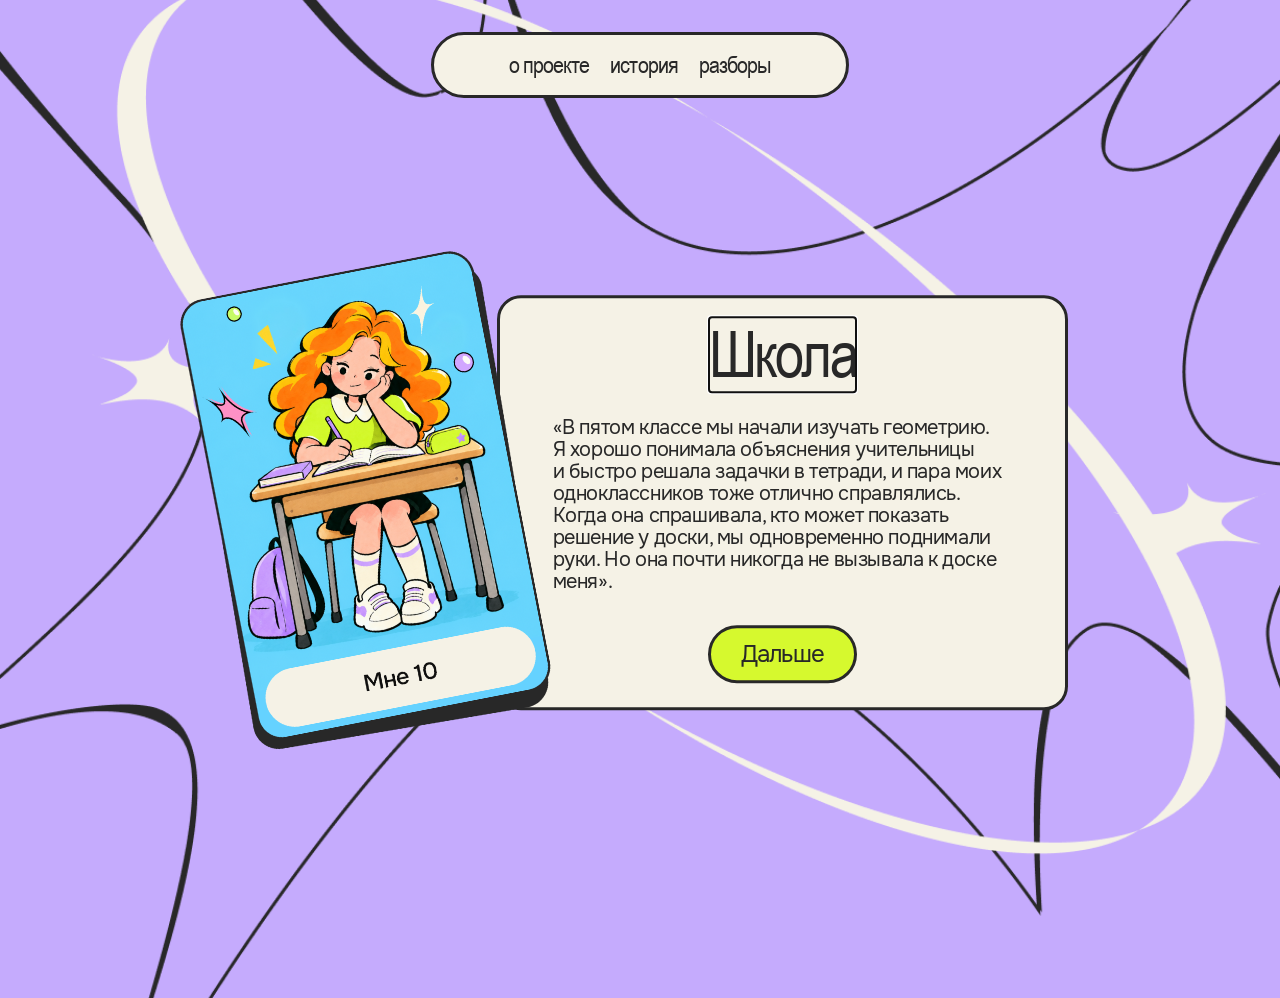
<file: episodes/episode-2.html>
<!doctype html>
<html lang="ru">
  <head>
    <meta charset="utf-8" />
    <meta name="viewport" content="width=device-width,initial-scale=1" />
    <title>Школа — Не твоё</title>
    <link rel="shortcut icon" href="../assets/favicon.svg" type="image/x-icon" />
    <link rel="stylesheet" href="../stylesheets/global.css" />
    <link rel="stylesheet" href="../stylesheets/style.css" />
    <!-- Yandex.Metrika counter -->
    <script type="text/javascript">
        (function(m,e,t,r,i,k,a){
            m[i]=m[i]||function(){(m[i].a=m[i].a||[]).push(arguments)};
            m[i].l=1*new Date();
            for (var j = 0; j < document.scripts.length; j++) {if (document.scripts[j].src === r) { return; }}
            k=e.createElement(t),a=e.getElementsByTagName(t)[0],k.async=1,k.src=r,a.parentNode.insertBefore(k,a)
        })(window, document,'script','https://mc.yandex.ru/metrika/tag.js?id=113823030', 'ym');

        ym(113823030, 'init', {ssr:true, webvisor:true, clickmap:true, ecommerce:"dataLayer", referrer: document.referrer, url: location.href, accurateTrackBounce:true, trackLinks:true});
    </script>
    <noscript><div><img src="https://mc.yandex.ru/watch/113823030" style="position:absolute; left:-9999px;" alt="" /></div></noscript>
    <!-- /Yandex.Metrika counter -->
  </head>
  <body data-correct-answer="myth" class="episode_body">
    <nav class="menu" aria-label="Навигация">
        <a href="../about.html" class="menu_item">о проекте</a>
        <a href="../index.html" class="menu_item">история</a>
        <a href="../situations.html" class="menu_item">разборы</a>
      </nav>
    <main class="page main">

      <section
        class="scene scene--story is-active"
        data-scene="story"
        id="story"
      >
        <div class="story">
          <div class="story__card">
            <img
              src="../assets/cards/10yo.png"
              alt=""
            />
          </div>

          <div class="story__content">
            <h1 class="text_h1">Школа</h1>

            <p class="text_m">
              «В&nbsp;пятом классе мы&nbsp;начали изучать геометрию. Я&nbsp;хорошо понимала объяснения учительницы и&nbsp;быстро решала задачки в&nbsp;тетради, и&nbsp;пара моих одноклассников тоже&nbsp;отлично справлялись. Когда она&nbsp;спрашивала, кто&nbsp;может показать решение у&nbsp;доски, мы&nbsp;одновременно поднимали руки. Но&nbsp;она&nbsp;почти никогда не&nbsp;вызывала к&nbsp;доске меня».
            </p>

            <button type="button" class="story__next text_l" data-next="choice">
              Дальше
            </button>
          </div>
        </div>
      </section>
      <section class="scene scene--choice" data-scene="choice" id="choice">
        <div class="choice">
          <h2 class="choice__title text_h1">Как поступить?</h2>

          <div class="choice__cards">
            <button
              type="button"
              class="choice-card choice-card--1"
              data-choice="blocked"
              data-message="«Давай нам&nbsp;лучше Ваня покажет, а&nbsp;ты&nbsp;сравни своё решение»."
              aria-label="Поднять руку"
            >
              <img src="../assets/cards/hand-up.png" alt="" />
            </button>

            <button
              type="button"
              class="choice-card choice-card--2"
              data-choice="blocked"
              data-message="«Кто&nbsp;тебя спрашивал? Сядь на&nbsp;место, нужно соблюдать правила»."
              aria-label="Выйти к доске"
            >
              <img src="../assets/cards/walk.png" alt="" />
            </button>

            <button
              type="button"
              class="choice-card choice-card--3"
              data-choice="allowed"
              data-message="Учительница как&nbsp;обычно вызвала к&nbsp;доске Ваню и&nbsp;он&nbsp;получил дополнительную пятёрку."
              aria-label="Не&nbsp;поднимать руку"
            >
              <img src="../assets/cards/hand-down.png" alt="" />
            </button>
          </div>

          <div class="choice__bubble" id="choiceBubble">
            <p class="text_m" id="choiceBubbleText"></p>
          </div>
        </div>
      </section>
      <section class="scene scene--reflection" data-scene="reflection">
        <div class="reflection__background">
          <h2 class="choice__title text_h1">Как поступить?</h2>

          <div class="reflection__cards">
            <img
              class="reflection__card reflection__card--1"
              src="../assets/cards/hand-up.png"
              alt=""
            />

            <img
              class="reflection__card reflection__card--2"
              src="../assets/cards/walk.png"
              alt=""
            />

            <img
              class="reflection__card reflection__card--3"
              src="../assets/cards/hand-down.png"
              alt=""
            />
          </div>

          <div class="reflection__collected">
            <img src="../assets/cards/doll.png" alt="Кукла" />
            <img src="../assets/cards/hand-down.png" alt="" />
          </div>
        </div>

        <div class="reflection__overlay" aria-hidden="true"></div>

        <div class="reflection__popup">
          <p class="text_m">
            «Мне&nbsp;показалось, что&nbsp;не&nbsp;поднимать руку будет правильно: все&nbsp;равно меня не&nbsp;спрашивают. В&nbsp;следующий раз&nbsp;я просто смотрела, как&nbsp;отвечают мальчики, у&nbsp;них&nbsp;это&nbsp;как‑то легко получалось».
          </p>

          <button
            type="button"
            class="reflection__next text_l"
            data-next="myth"
          >
            Дальше
          </button>
        </div>
      </section>
      <section class="scene scene--myth" data-scene="myth">
        <div class="episode__collected">
          <img src="../assets/cards/doll.png" alt="Кукла" />
          <img src="../assets/cards/hand-down.png" alt="" />
        </div>

        <div class="myth__content">
          <h2 class="text_h1">
            Учителя одинаково часто вызывают к&nbsp;доске мальчиков и&nbsp;девочек
          </h2>

          <div class="myth__buttons">
            <button
              type="button"
              class="myth__button myth__button--truth text_l"
              data-answer="myth"
            >
              Миф
            </button>

            <button
              type="button"
              class="myth__button myth__button--myth text_l"
              data-answer="truth"
            >
              Правда
            </button>
          </div>
        </div>
      </section>
      <section class="scene scene--explanation" data-scene="explanation">
        <div class="episode__collected">
          <img src="../assets/cards/doll.png" alt="Кукла" />
          <img src="../assets/cards/hand-down.png" alt="" />
        </div>

        <div class="explanation">
          <div class="explanation__content">
            <h2 class="text_h1" data-answer-title>Правильно! Это&nbsp;миф</h2>

            <p class="text_m">
              Исследования показывают, что&nbsp;учителя чаще вызывают мальчиков, дают им&nbsp;больше времени на&nbsp;ответ и&nbsp;выше оценивают их&nbsp;работу при&nbsp;одинаковом качестве. Девочки чаще получают комментарии о&nbsp;«старании», мальчики&nbsp;— о&nbsp;«способностях».
            </p>
          </div>

          <a class="explanation__next text_l" href="episode-3.html"> Дальше </a>
        </div>
      </section>
      <div class="collected" aria-label="Собранные карты"></div>
    </main>
    <script src="../js/episode.js" defer></script>
  </body>
</html>
</file>
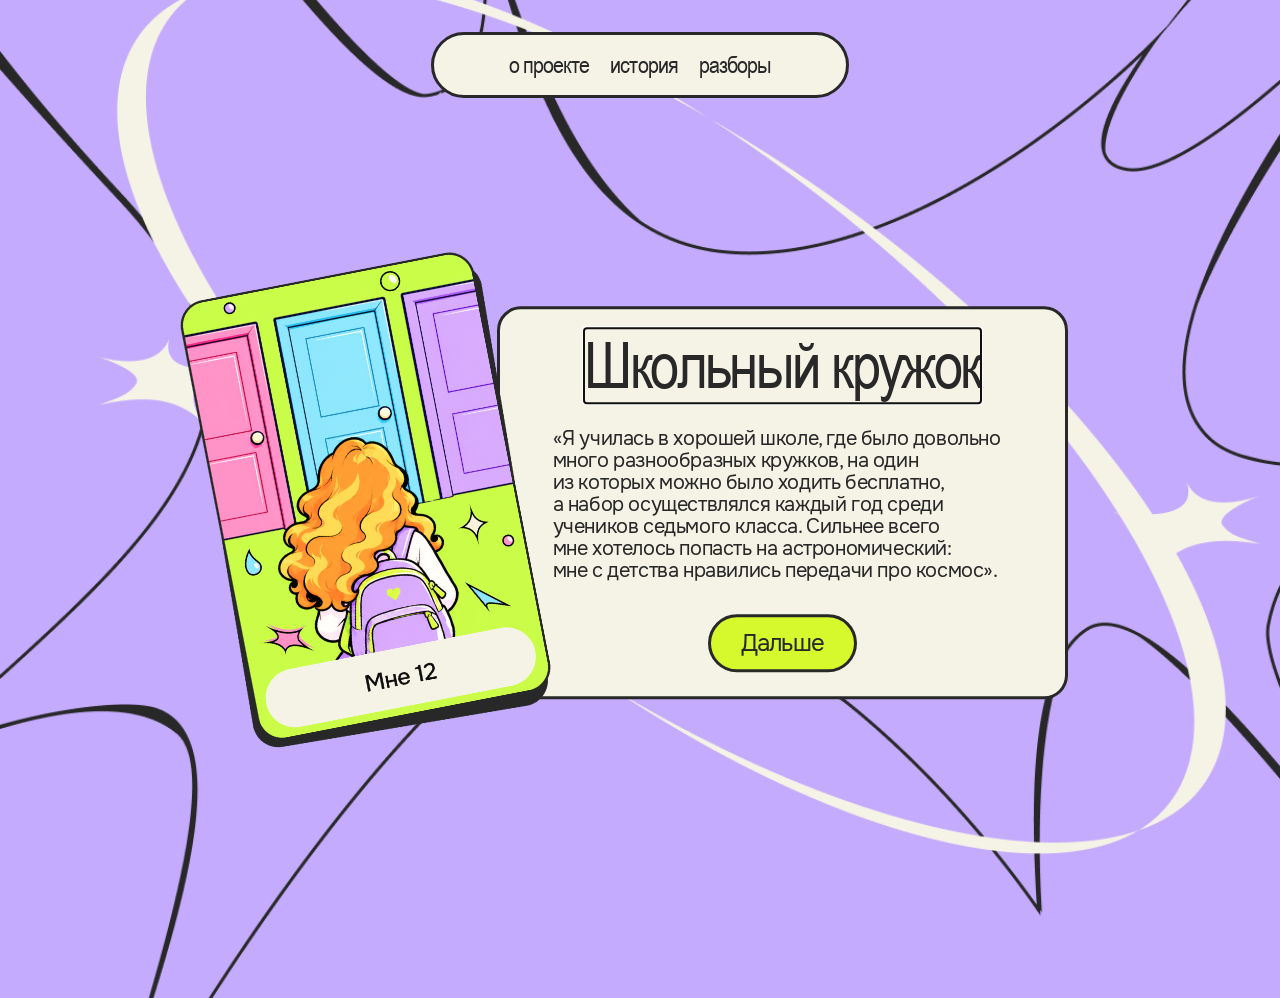
<file: episodes/episode-3.html>
<!doctype html>
<html lang="ru">
  <head>
    <meta charset="utf-8" />
    <meta name="viewport" content="width=device-width,initial-scale=1" />
    <title>Школа — Не твоё</title>
    <link rel="shortcut icon" href="../assets/favicon.svg" type="image/x-icon" />
    <link rel="stylesheet" href="../stylesheets/global.css" />
    <link rel="stylesheet" href="../stylesheets/style.css" />
    <!-- Yandex.Metrika counter -->
    <script type="text/javascript">
        (function(m,e,t,r,i,k,a){
            m[i]=m[i]||function(){(m[i].a=m[i].a||[]).push(arguments)};
            m[i].l=1*new Date();
            for (var j = 0; j < document.scripts.length; j++) {if (document.scripts[j].src === r) { return; }}
            k=e.createElement(t),a=e.getElementsByTagName(t)[0],k.async=1,k.src=r,a.parentNode.insertBefore(k,a)
        })(window, document,'script','https://mc.yandex.ru/metrika/tag.js?id=113823030', 'ym');

        ym(113823030, 'init', {ssr:true, webvisor:true, clickmap:true, ecommerce:"dataLayer", referrer: document.referrer, url: location.href, accurateTrackBounce:true, trackLinks:true});
    </script>
    <noscript><div><img src="https://mc.yandex.ru/watch/113823030" style="position:absolute; left:-9999px;" alt="" /></div></noscript>
    <!-- /Yandex.Metrika counter -->
  </head>
  <body data-correct-answer="truth" class="episode_body">
    <nav class="menu" aria-label="Навигация">
        <a href="../about.html" class="menu_item">о проекте</a>
        <a href="../index.html" class="menu_item">история</a>
        <a href="../situations.html" class="menu_item">разборы</a>
      </nav>
    <main class="page main">

      <section
        class="scene scene--story is-active"
        data-scene="story"
        id="story"
      >
        <div class="story">
          <div class="story__card">
            <img
              src="../assets/cards/12yo.png"
              alt=""
            />
          </div>

          <div class="story__content">
            <h1 class="text_h1">Школьный кружок</h1>

            <p class="text_m">
              «Я&nbsp;училась в&nbsp;хорошей школе, где&nbsp;было довольно много разнообразных кружков, на&nbsp;один из&nbsp;которых можно было ходить бесплатно, а&nbsp;набор осуществлялся каждый год&nbsp;среди учеников седьмого класса. Сильнее всего мне&nbsp;хотелось попасть на&nbsp;астрономический: мне&nbsp;с&nbsp;детства нравились передачи про&nbsp;космос».
            </p>

            <button type="button" class="story__next text_l" data-next="choice">
              Дальше
            </button>
          </div>
        </div>
      </section>
      <section class="scene scene--choice" data-scene="choice" id="choice">
        <div class="choice">
          <h2 class="choice__title text_h1">Что выбрать?</h2>

          <div class="choice__cards">
            <button
              type="button"
              class="choice-card choice-card--1"
              data-choice="allowed"
              data-message="«Отличный выбор! У&nbsp;тебя&nbsp;же&nbsp;хорошо с&nbsp;сочинениями»."
              aria-label="Литературный"
            >
              <img src="../assets/cards/litre.png" alt="" />
            </button>

            <button
              type="button"
              class="choice-card choice-card--2"
              data-choice="blocked"
              data-message="Учительница сказала, что&nbsp;я&nbsp;вряд&nbsp;ли&nbsp;справлюсь, ведь&nbsp;для&nbsp;этого&nbsp;нужно хорошо знать физику и&nbsp;математику."
              aria-label="Астрономический"
            >
              <img src="../assets/cards/astronomy.png" alt="" />
            </button>

            <button
              type="button"
              class="choice-card choice-card--3"
              data-choice="blocked"
              data-message="«Ну, химия&nbsp;— это&nbsp;ещё&nbsp;ничего, там&nbsp;можно и&nbsp;в&nbsp;медицину пойти. Но&nbsp;подумай получше: может, тебе лучше на&nbsp;литературу?»"
              aria-label="Химический"
            >
              <img src="../assets/cards/chem.png" alt="" />
            </button>
          </div>

          <div class="choice__bubble" id="choiceBubble">
            <p class="text_m" id="choiceBubbleText"></p>
          </div>
        </div>
      </section>
      <section class="scene scene--reflection" data-scene="reflection">
        <div class="reflection__background">
          <h2 class="choice__title text_h1">Что выбрать?</h2>

          <div class="reflection__cards">
            <img
              class="reflection__card reflection__card--1"
              src="../assets/cards/litre.png"
              alt=""
            />

            <img
              class="reflection__card reflection__card--2"
              src="../assets/cards/astronomy.png"
              alt=""
            />

            <img
              class="reflection__card reflection__card--3"
              src="../assets/cards/chem.png"
              alt=""
            />
          </div>

          <div class="reflection__collected">
            <img src="../assets/cards/doll.png" alt="" />
            <img src="../assets/cards/hand-down.png" alt="" />
            <img src="../assets/cards/litre.png" alt="" />
          </div>
        </div>

        <div class="reflection__overlay" aria-hidden="true"></div>

        <div class="reflection__popup">
          <p class="text_m">
            «Я&nbsp;записалась на&nbsp;литературу, этот&nbsp;выбор поддержала учительница. Наверное, точные науки не&nbsp;совсем мне&nbsp;подходят».
          </p>

          <button
            type="button"
            class="reflection__next text_l"
            data-next="myth"
          >
            Дальше
          </button>
        </div>
      </section>
      <section class="scene scene--myth" data-scene="myth">
        <div class="episode__collected">
          <img src="../assets/cards/doll.png" alt="Кукла" />
          <img src="../assets/cards/hand-down.png" alt="" />
          <img src="../assets/cards/litre.png" alt="" />
        </div>

        <div class="myth__content">
          <h2 class="text_h1">
            Разрыв в&nbsp;математических способностях между&nbsp;мальчиками и&nbsp;девочками составляет 9&nbsp;баллов по&nbsp;PISA в&nbsp;пользу мальчиков
          </h2>

          <div class="myth__buttons">
            <button
              type="button"
              class="myth__button myth__button--myth text_l"
              data-answer="myth"
            >
              Миф
            </button>

            <button
              type="button"
              class="myth__button myth__button--truth text_l"
              data-answer="truth"
            >
              Правда
            </button>
          </div>
        </div>
      </section>
      <section class="scene scene--explanation" data-scene="explanation">
        <div class="episode__collected">
          <img src="../assets/cards/doll.png" alt="Кукла" />
          <img src="../assets/cards/hand-down.png" alt="" />
          <img src="../assets/cards/litre.png" alt="" />
        </div>

        <div class="explanation">
          <div class="explanation__content">
            <h2 class="text_h1" data-answer-title>Правильно! Это&nbsp;миф</h2>

            <p class="text_m">
              Это&nbsp;действительно так, однако 9&nbsp;баллов&nbsp;— это&nbsp;менее 2% от&nbsp;среднего балла (472), а&nbsp;в&nbsp;странах с&nbsp;высоким гендерным равенством разрыв вовсе исчезает. В&nbsp;Ямайке и&nbsp;Доминиканской Республике девочки, наоборот, опережают мальчиков.
            </p>
          </div>

          <a class="explanation__next text_l" href="episode-4.html"> Дальше </a>
        </div>
      </section>
      <div class="collected" aria-label="Собранные карты"></div>
    </main>
    <script src="../js/episode.js" defer></script>
  </body>
</html>
</file>
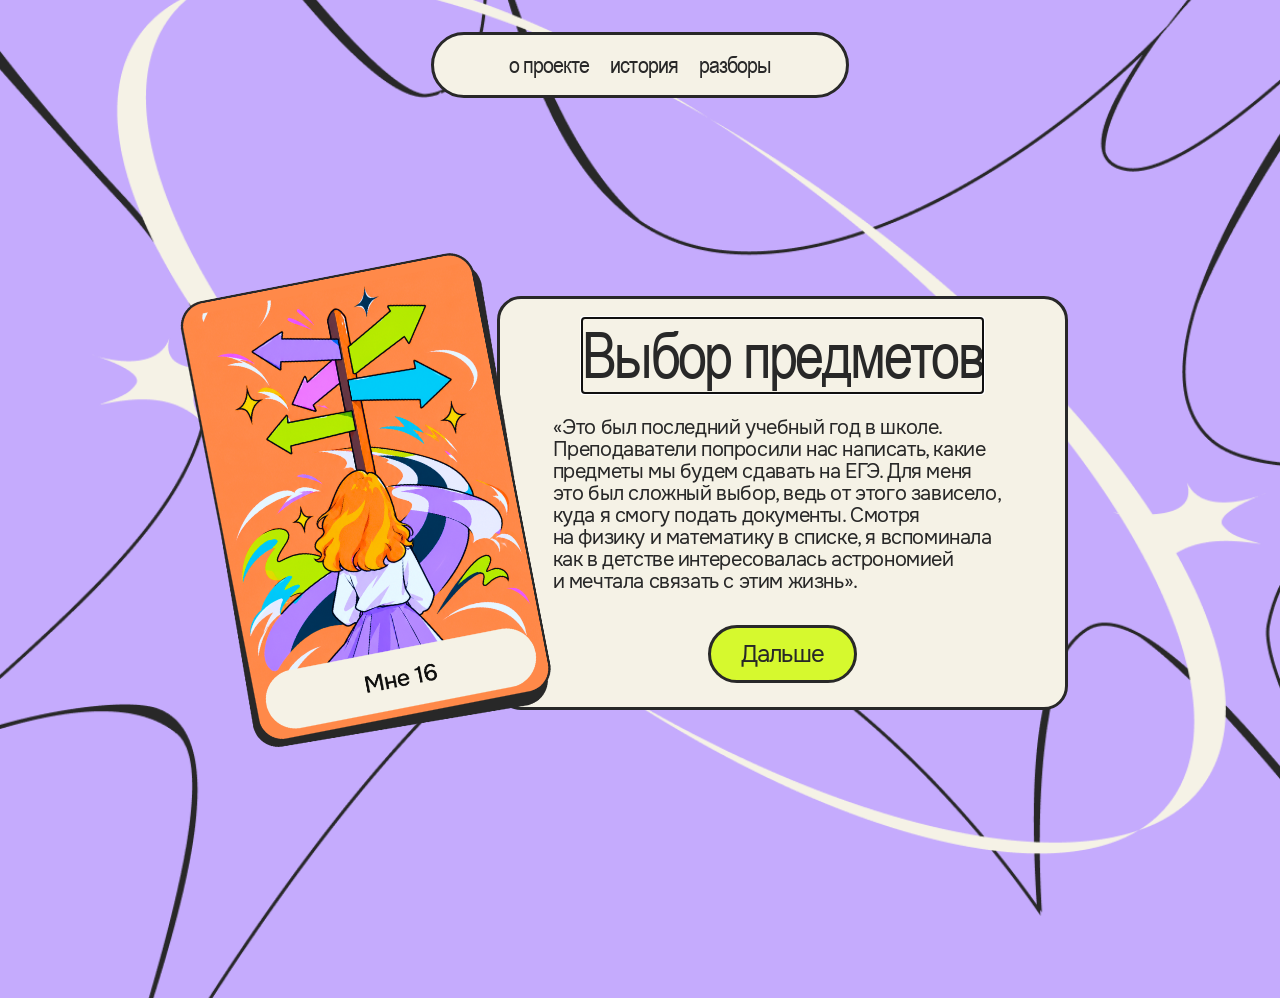
<file: episodes/episode-4.html>
<!doctype html>
<html lang="ru">
  <head>
    <meta charset="utf-8" />
    <meta name="viewport" content="width=device-width,initial-scale=1" />
    <title>Школа — Не твоё</title>
    <link rel="shortcut icon" href="../assets/favicon.svg" type="image/x-icon" />
    <link rel="stylesheet" href="../stylesheets/global.css" />
    <link rel="stylesheet" href="../stylesheets/style.css" />
    <!-- Yandex.Metrika counter -->
    <script type="text/javascript">
        (function(m,e,t,r,i,k,a){
            m[i]=m[i]||function(){(m[i].a=m[i].a||[]).push(arguments)};
            m[i].l=1*new Date();
            for (var j = 0; j < document.scripts.length; j++) {if (document.scripts[j].src === r) { return; }}
            k=e.createElement(t),a=e.getElementsByTagName(t)[0],k.async=1,k.src=r,a.parentNode.insertBefore(k,a)
        })(window, document,'script','https://mc.yandex.ru/metrika/tag.js?id=113823030', 'ym');

        ym(113823030, 'init', {ssr:true, webvisor:true, clickmap:true, ecommerce:"dataLayer", referrer: document.referrer, url: location.href, accurateTrackBounce:true, trackLinks:true});
    </script>
    <noscript><div><img src="https://mc.yandex.ru/watch/113823030" style="position:absolute; left:-9999px;" alt="" /></div></noscript>
    <!-- /Yandex.Metrika counter -->
  </head>
  <body data-correct-answer="myth" class="episode_body">
    <nav class="menu" aria-label="Навигация">
        <a href="../about.html" class="menu_item">о проекте</a>
        <a href="../index.html" class="menu_item">история</a>
        <a href="../situations.html" class="menu_item">разборы</a>
      </nav>
    <main class="page main">

      <section
        class="scene scene--story is-active"
        data-scene="story"
        id="story"
      >
        <div class="story">
          <div class="story__card">
            <img
              src="../assets/cards/16yo.png"
              alt=""
            />
          </div>

          <div class="story__content">
            <h1 class="text_h1">Выбор предметов</h1>

            <p class="text_m">
              «Это&nbsp;был&nbsp;последний учебный год&nbsp;в&nbsp;школе. Преподаватели попросили нас&nbsp;написать, какие предметы мы&nbsp;будем сдавать на&nbsp;ЕГЭ. Для&nbsp;меня это&nbsp;был&nbsp;сложный выбор, ведь&nbsp;от&nbsp;этого&nbsp;зависело, куда я&nbsp;смогу подать документы. Смотря на&nbsp;физику и&nbsp;математику в&nbsp;списке, я&nbsp;вспоминала как&nbsp;в&nbsp;детстве интересовалась астрономией и&nbsp;мечтала связать с&nbsp;этим жизнь».
            </p>

            <button type="button" class="story__next text_l" data-next="choice">
              Дальше
            </button>
          </div>
        </div>
      </section>
      <section class="scene scene--choice" data-scene="choice" id="choice">
        <div class="choice">
          <h2 class="choice__title text_h1">Что выбрать?</h2>

          <div class="choice__cards">
            <button
              type="button"
              class="choice-card choice-card--1"
              data-choice="blocked"
              data-message="«С&nbsp;таким набором только в&nbsp;технический университет, а&nbsp;там&nbsp;одним мальчики, тяжело тебе будет»"
              aria-label="Физика"
            >
              <img src="../assets/cards/engineering.png" alt="" />
            </button>

            <button
              type="button"
              class="choice-card choice-card--2"
              data-choice="blocked"
              data-message="«Ну, это&nbsp;ещё&nbsp;ничего. В&nbsp;медицину пойдёшь, сможешь стать медсестрой, а&nbsp;потом и&nbsp;акушеркой. Отличная профессия для&nbsp;женщин»."
              aria-label="Биология"
            >
              <img src="../assets/cards/biological.png" alt="" />
            </button>

            <button
              type="button"
              class="choice-card choice-card--3"
              data-choice="allowed"
              data-message="«Отличный выбор! Тебе и&nbsp;подготовиться легко будет после&nbsp;литературного кружка, и&nbsp;учиться спокойнее»."
              aria-label="История"
            >
              <img src="../assets/cards/humanities.png" alt="" />
            </button>
          </div>

          <div class="choice__bubble" id="choiceBubble">
            <p class="text_m" id="choiceBubbleText"></p>
          </div>
        </div>
      </section>
      <section class="scene scene--reflection" data-scene="reflection">
        <div class="reflection__background">
          <h2 class="choice__title text_h1">Что выбрать?</h2>

          <div class="reflection__cards">
            <img
              class="reflection__card reflection__card--1"
              src="../assets/cards/engineering.png"
              alt=""
            />

            <img
              class="reflection__card reflection__card--2"
              src="../assets/cards/biological.png"
              alt=""
            />

            <img
              class="reflection__card reflection__card--3"
              src="../assets/cards/humanities.png"
              alt=""
            />
          </div>

          <div class="reflection__collected">
            <img src="../assets/cards/doll.png" alt="" />
            <img src="../assets/cards/hand-down.png" alt="" />
            <img src="../assets/cards/litre.png" alt="" />
            <img src="../assets/cards/humanities.png" alt="" />
          </div>
        </div>

        <div class="reflection__overlay" aria-hidden="true"></div>

        <div class="reflection__popup">
          <p class="text_m">
            «Медицина совсем меня не&nbsp;интересовала, а&nbsp;физику выбирать было страшно. Наверное, литература была правильным выбором, даже&nbsp;преподаватели меня поддержали. Но&nbsp;иногда я&nbsp;думаю: а&nbsp;что, если&nbsp;бы&nbsp;я&nbsp;выбрала физику?»
          </p>

          <button
            type="button"
            class="reflection__next text_l"
            data-next="myth"
          >
            Дальше
          </button>
        </div>
      </section>
      <section class="scene scene--myth" data-scene="myth">
        <div class="episode__collected">
          <img src="../assets/cards/doll.png" alt="Кукла" />
          <img src="../assets/cards/hand-down.png" alt="" />
          <img src="../assets/cards/litre.png" alt="" />
          <img src="../assets/cards/humanities.png" alt="" />
        </div>

        <div class="myth__content">
          <h2 class="text_h1">
            Девушки хуже сдают ЕГЭ&nbsp;по&nbsp;точным наукам, чем&nbsp;юноши
          </h2>

          <div class="myth__buttons">
            <button
              type="button"
              class="myth__button myth__button--myth text_l"
              data-answer="myth"
            >
              Миф
            </button>

            <button
              type="button"
              class="myth__button myth__button--truth text_l"
              data-answer="truth"
            >
              Правда
            </button>
          </div>
        </div>
      </section>
      <section class="scene scene--explanation" data-scene="explanation">
        <div class="episode__collected">
          <img src="../assets/cards/doll.png" alt="Кукла" />
          <img src="../assets/cards/hand-down.png" alt="" />
          <img src="../assets/cards/litre.png" alt="" />
          <img src="../assets/cards/humanities.png" alt="" />
        </div>

        <div class="explanation">
          <div class="explanation__content">
            <h2 class="text_h1" data-answer-title>Правильно! Это&nbsp;миф</h2>

            <p class="text_m">
              По&nbsp;данным российских исследований, девушки лучше сдают ЕГЭ&nbsp;практически по&nbsp;всем предметам, включая естественно-научные. Выбор предметов не&nbsp;связан со&nbsp;способностями: девушки чаще выбирают гуманитарные предметы, юноши&nbsp;— физику и&nbsp;информатику, но&nbsp;это&nbsp;результат социализации, а&nbsp;не&nbsp;успеваемости. Девушки, слышавшие стереотип о&nbsp;«неспособности к&nbsp;математике», начинают сомневаться в&nbsp;своих ответах на&nbsp;экзамене. Внешняя мотивация: девушки чаще ориентируются на&nbsp;одобрение и&nbsp;практическую применимость, поэтому выбирают «безопасные» направления.
            </p>
          </div>

          <a class="explanation__next text_l" href="episode-5.html"> Дальше </a>
        </div>
      </section>
      <div class="collected" aria-label="Собранные карты"></div>
    </main>
    <script src="../js/episode.js" defer></script>
  </body>
</html>
</file>
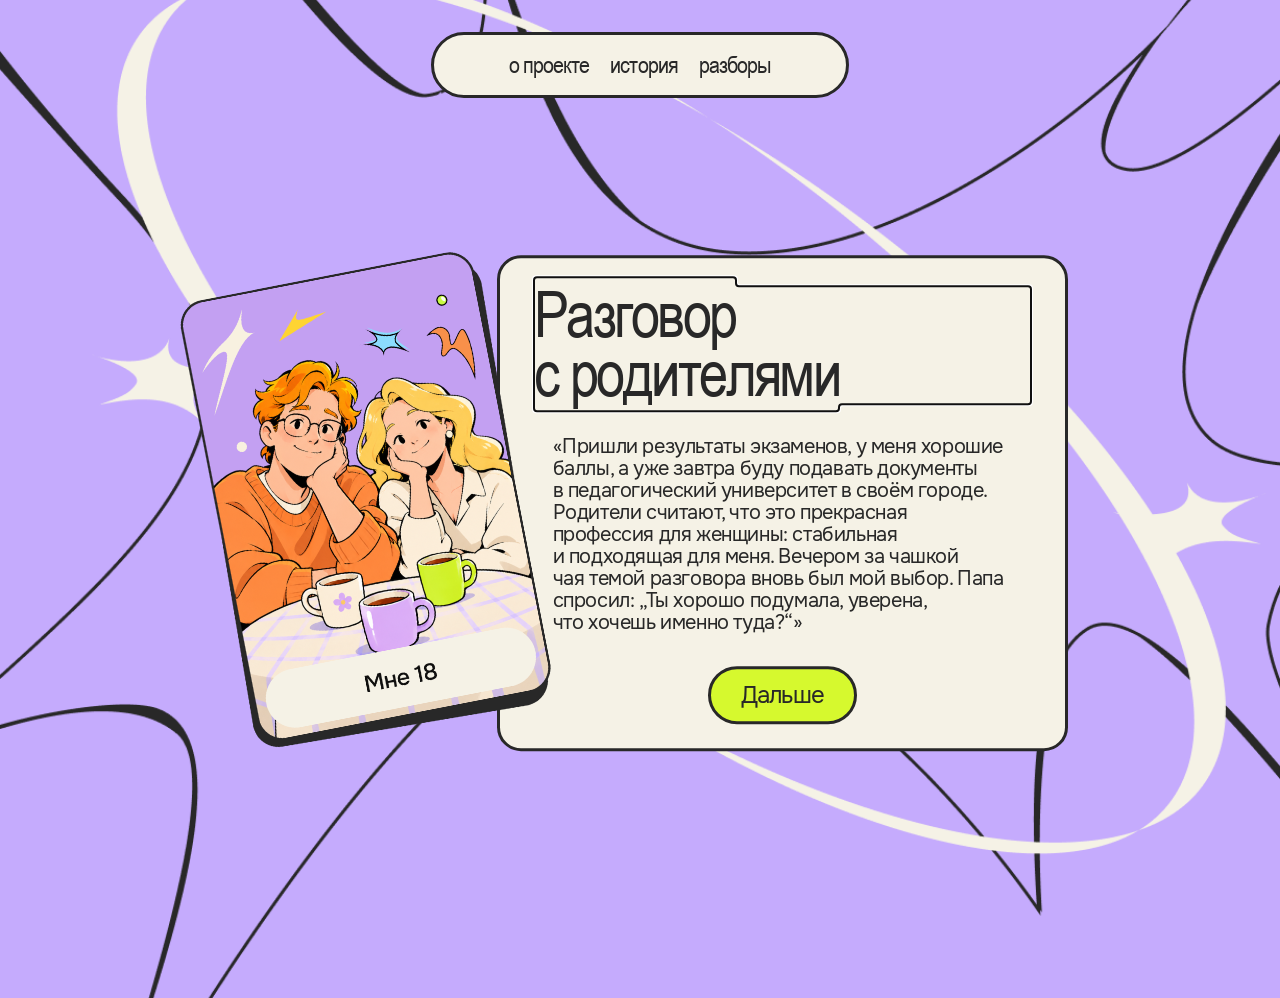
<file: episodes/episode-5.html>
<!doctype html>
<html lang="ru">
  <head>
    <meta charset="utf-8" />
    <meta name="viewport" content="width=device-width,initial-scale=1" />
    <title>Разговор с&nbsp;родителями — Не твоё</title>
    <link rel="shortcut icon" href="../assets/favicon.svg" type="image/x-icon" />
    <link rel="stylesheet" href="../stylesheets/global.css" />
    <link rel="stylesheet" href="../stylesheets/style.css" />
    <!-- Yandex.Metrika counter -->
    <script type="text/javascript">
        (function(m,e,t,r,i,k,a){
            m[i]=m[i]||function(){(m[i].a=m[i].a||[]).push(arguments)};
            m[i].l=1*new Date();
            for (var j = 0; j < document.scripts.length; j++) {if (document.scripts[j].src === r) { return; }}
            k=e.createElement(t),a=e.getElementsByTagName(t)[0],k.async=1,k.src=r,a.parentNode.insertBefore(k,a)
        })(window, document,'script','https://mc.yandex.ru/metrika/tag.js?id=113823030', 'ym');

        ym(113823030, 'init', {ssr:true, webvisor:true, clickmap:true, ecommerce:"dataLayer", referrer: document.referrer, url: location.href, accurateTrackBounce:true, trackLinks:true});
    </script>
    <noscript><div><img src="https://mc.yandex.ru/watch/113823030" style="position:absolute; left:-9999px;" alt="" /></div></noscript>
    <!-- /Yandex.Metrika counter -->
  </head>
  <body data-correct-answer="truth" class="episode_body">
    <nav class="menu" aria-label="Навигация">
        <a href="../about.html" class="menu_item">о проекте</a>
        <a href="../index.html" class="menu_item">история</a>
        <a href="../situations.html" class="menu_item">разборы</a>
      </nav>
    <main class="page main">

      <section
        class="scene scene--story is-active"
        data-scene="story"
        id="story"
      >
        <div class="story">
          <div class="story__card">
            <img
              src="../assets/cards/18yo.png"
              alt=""
            />
          </div>

          <div class="story__content">
            <h1 class="text_h1">Разговор с&nbsp;родителями</h1>

            <p class="text_m">
              «Пришли результаты экзаменов, у&nbsp;меня хорошие баллы, а&nbsp;уже&nbsp;завтра буду подавать документы в&nbsp;педагогический университет в&nbsp;своём городе. Родители считают, что&nbsp;это&nbsp;прекрасная профессия для&nbsp;женщины: стабильная и&nbsp;подходящая для&nbsp;меня. Вечером за&nbsp;чашкой чая&nbsp;темой разговора вновь был&nbsp;мой выбор. Папа спросил: „Ты&nbsp;хорошо подумала, уверена, что&nbsp;хочешь именно туда?“»
            </p>

            <button type="button" class="story__next text_l" data-next="choice">
              Дальше
            </button>
          </div>
        </div>
      </section>
      <section class="scene scene--choice" data-scene="choice" id="choice">
        <div class="choice">
          <h2 class="choice__title text_h1">Как ответить?</h2>

          <div class="choice__cards">
            <button
              type="button"
              class="choice-card choice-card--1"
              data-choice="blocked"
              data-message="«Ты&nbsp;чего, уже&nbsp;поздно что‑то менять. Не&nbsp;сомневайся в&nbsp;себе, а&nbsp;эти&nbsp;глупости пройдут с&nbsp;возрастом»"
              aria-label="Я&nbsp;не&nbsp;знаю"
            >
              <img src="../assets/cards/not_sure.png" alt="" />
            </button>

            <button
              type="button"
              class="choice-card choice-card--2"
              data-choice="allowed"
              data-message="«Вот&nbsp;и&nbsp;умница. Знай: мы&nbsp;всегда тебя поддержим»"
              aria-label="Да, я&nbsp;уверена"
            >
              <img src="../assets/cards/sure.png" alt="" />
            </button>

            <button
              type="button"
              class="choice-card choice-card--3"
              data-choice="blocked"
              data-message="«Не&nbsp;закрывайся от&nbsp;нас, ты&nbsp;же&nbsp;знаешь, что&nbsp;мы&nbsp;желаем для&nbsp;тебя лишь самого лучшего»"
              aria-label="Промолчать"
            >
              <img src="../assets/cards/silent.png" alt="" />
            </button>
          </div>

          <div class="choice__bubble" id="choiceBubble">
            <p class="text_m" id="choiceBubbleText"></p>
          </div>
        </div>
      </section>
      <section class="scene scene--reflection" data-scene="reflection">
        <div class="reflection__background">
          <h2 class="choice__title text_h1">Как поступить?</h2>

          <div class="reflection__cards">
            <img
              class="reflection__card reflection__card--1"
              src="../assets/cards/hand-up.png"
              alt=""
            />

            <img
              class="reflection__card reflection__card--2"
              src="../assets/cards/walk.png"
              alt=""
            />

            <img
              class="reflection__card reflection__card--3"
              src="../assets/cards/hand-down.png"
              alt=""
            />
          </div>

          <div class="reflection__collected">
            <img src="../assets/cards/doll.png" alt="Кукла" />
            <img src="../assets/cards/hand-down.png" alt="" />
            <img src="../assets/cards/litre.png" alt="" />
            <img src="../assets/cards/humanities.png" alt="" />
            <img src="../assets/cards/sure.png" alt="" />
          </div>
        </div>

        <div class="reflection__overlay" aria-hidden="true"></div>

        <div class="reflection__popup">
          <p class="text_m">
            «Я&nbsp;ответила: „Да, я&nbsp;уверена“. Родители радостно улыбнулись и&nbsp;пообещали устроить праздник в&nbsp;честь нового этапа моей жизни. Я&nbsp;ещё долго сидела на&nbsp;кухне одна и&nbsp;не&nbsp;понимала, почему я&nbsp;не&nbsp;разделяю с&nbsp;ними эту&nbsp;радость, и&nbsp;почему внутри так&nbsp;пусто, если&nbsp;я&nbsp;всё&nbsp;сделала правильно».
          </p>

          <button
            type="button"
            class="reflection__next text_l"
            data-next="myth"
          >
            Дальше
          </button>
        </div>
      </section>
      <section class="scene scene--myth" data-scene="myth">
        <div class="episode__collected">
          <img src="../assets/cards/doll.png" alt="Кукла" />
          <img src="../assets/cards/hand-down.png" alt="" />
          <img src="../assets/cards/litre.png" alt="" />
            <img src="../assets/cards/humanities.png" alt="" />
            <img src="../assets/cards/sure.png" alt="" />
        </div>

        <div class="myth__content">
          <h2 class="text_h1">
            Родители, которые отговаривают дочь от&nbsp;STEM, желают ей&nbsp;добра
          </h2>

          <div class="myth__buttons">
            <button
              type="button"
              class="myth__button myth__button--truth text_l"
              data-answer="myth"
            >
              Миф
            </button>

            <button
              type="button"
              class="myth__button myth__button--myth text_l"
              data-answer="truth"
            >
              Правда
            </button>
          </div>
        </div>
      </section>
      <section class="scene scene--explanation" data-scene="explanation">
        <div class="episode__collected">
          <img src="../assets/cards/doll.png" alt="Кукла" />
          <img src="../assets/cards/hand-down.png" alt="" />
          <img src="../assets/cards/litre.png" alt="" />
            <img src="../assets/cards/humanities.png" alt="" />
            <img src="../assets/cards/sure.png" alt="" />
        </div>

        <div class="explanation">
          <div class="explanation__content">
            <h2 class="text_h1" data-answer-title>Правильно! Это&nbsp;миф</h2>

            <p class="text_m">
              Они&nbsp;действительно желают добра. Они&nbsp;боятся, что&nbsp;дочери будет тяжело, что&nbsp;её&nbsp;не&nbsp;примут, что&nbsp;она&nbsp;останется одна. Их&nbsp;забота искренняя&nbsp;— но&nbsp;она&nbsp;основана на&nbsp;стереотипах о&nbsp;том, что&nbsp;«женское» = «безопасное». Исследования показывают, что&nbsp;поддержка семьи&nbsp;— ключевой фактор, определяющий, пойдёт&nbsp;ли&nbsp;девушка в&nbsp;STEM. Когда родители транслируют «это&nbsp;не&nbsp;для&nbsp;тебя», они&nbsp;не&nbsp;хотят ограничить&nbsp;— но&nbsp;ограничивают.
            </p>
          </div>

          <a class="explanation__next text_l" href="../final.html"> Дальше </a>
        </div>
      </section>
      <div class="collected" aria-label="Собранные карты"></div>
    </main>
    <script src="../js/episode.js" defer></script>
  </body>
</html>
</file>
<file: stylesheets/style.css>
@import url(reset.css);
@import url(fonts.css);
@import url(layout.css);
@import url(adaptive.css);
</file>
<file: stylesheets/global.css>
:root {
  --purple: #c5abfd;
  --black: #282828;
  --white: #f5f2e6;
  --green: #d6f92e;
  --blue: #70d4fc;
  --pink: #fc9bcb;
}
* {
  box-sizing: border-box;
}
html,
body {
  margin: 0;
  min-height: 100%;
  font-family: Arial, sans-serif;
  color: var(--black);
}
body {
  background: var(--purple);
}
.episode_body {
  overflow-y: hidden;
}
.page {
  position: relative;
  min-height: 100vh;
  min-height: 100dvh;
  overflow: hidden;
  display: flex;
  flex-direction: column;
  /* padding: 24px clamp(16px, 4vw, 64px); */
}
.scene {
  width: 100%;
  display: none;
  flex: 1;
  min-height: 0;
  align-items: center;
  justify-content: center;
  position: relative;
}
.scene.is-active {
  display: flex;
  animation: fade 0.3s ease both;
}
.scene__content {
  width: 100%;
  max-height: 100%;
  overflow-y: auto;
  overscroll-behavior: contain;
  text-align: center;
  padding: 22px 0;
}

.btn {
  display: inline-block;
  border: 2px solid var(--black);
  border-radius: 999px;
  padding: 13px 29px;
  background: var(--green);
  text-decoration: none;
  font-weight: 700;
  color: var(--black);
  margin-top: 12px;
}
.btn:hover {
  transform: translateY(-2px);
}
.btn:focus-visible,
.choice-card:focus-visible {
  outline: 3px solid #fff;
  outline-offset: 4px;
}
.choice-cards {
  display: flex;
  gap: clamp(8px, 2vw, 24px);
  justify-content: center;
  align-items: center;
  margin: 24px auto 18px;
}
.choice-card {
  display: block;
  width: 250px;
  aspect-ratio: 383 / 564;
  padding: 0;
  border: none;
  background: transparent;
  cursor: pointer;
  overflow: visible;
  transition: 0.3s all ease;
}

.choice-card img {
  display: block;
  width: 100%;
  height: 100%;
  object-fit: contain;
  pointer-events: none;
}

/* .choice-card.is-selected {
  outline: 4px solid var(--white);
  transform: scale(1.04);
} */
.reaction {
  min-height: 70px;
  margin: 14px auto 0;
  padding: 14px 20px;
  max-width: 660px;
  border: 2px solid var(--black);
  border-radius: 20px;
  background: var(--white);
  font-size: clamp(16px, 2vw, 20px);
  line-height: 1.4;
}
.reaction[hidden],
.btn[hidden] {
  display: none;
}
.answers {
  display: flex;
  gap: 18px;
  justify-content: center;
  flex-wrap: wrap;
}
.answer {
  background: var(--white);
  min-width: 155px;
}
.answer:first-child {
  background: var(--green);
}
.collected {
  position: absolute;
  left: 22px;
  bottom: 14px;
  display: flex;
  gap: 4px;
  transform: rotate(-7deg);
  pointer-events: none;
}
.collected__card {
  display: grid;
  place-items: center;
  border: 2px solid var(--black);
  border-radius: 9px;
  width: 58px;
  height: 78px;
  background: var(--white);
  font-size: 11px;
  text-align: center;
  padding: 4px;
  box-shadow: 2px 3px var(--black);
}
.footer-note {
  position: relative;
  text-align: center;
  font-size: 12px;
  opacity: 0.6;
  padding-top: 8px;
}
.is-muted {
  color: #555;
}
@keyframes fade {
  from {
    opacity: 0;
  }
  to {
    opacity: 1;
  }
}
@keyframes shake {
  0%,
  100% {
    transform: rotate(0);
  }
  25% {
    transform: rotate(-6deg);
  }
  50% {
    transform: rotate(5deg);
  }
  75% {
    transform: rotate(-3deg);
  }
}

.scene--story {
  position: absolute;
  inset: 0;
  width: 100%;
  height: 90%;
}

.story {
  position: absolute;
  top: 50%;
  left: 50%;
  transform: translate(-50%, -50%);
  display: flex;
  align-items: center;
  justify-content: center;
}

.story__card {
  position: relative;
  z-index: 2;

  width: 310px;
  flex-shrink: 0;

  transform: rotate(-11deg);
}

.story__card img {
  display: block;
  width: 100%;
  height: auto;
  border-radius: 28px;
}
.choice-card img {
  width: 247px;
  height: 371px;
  border-radius: 20px;
}
.story__content {
  position: relative;
  z-index: 1;
  display: flex;
  flex-direction: column;
  align-items: center;
  gap: 32px;
  width: 571px;
  min-height: 355px;

  margin-left: -25px;
  padding: 28px 34px 24px;

  background: var(--white);
  border: 3px solid var(--black);
  border-radius: 24px;
}

.story__content .title_h1 {
  text-align: center;
}

.story__content .text_m {
  width: 100%;
  max-width: 460px;
}

.story__next {
  padding: 16px 32px;
  width: 149px;
  height: 58px;
  display: flex;
  justify-content: center;
  align-items: center;
  background: var(--green);
  border: 3px solid var(--black);
  border-radius: 100px;

  color: var(--black);
  cursor: pointer;
}

.story__next:hover {
  filter: brightness(0.96);
}

.scene--choice {
  position: absolute;
  inset: 0;
  overflow: hidden;
}

.choice {
  position: relative;
  width: 100%;
  height: 100%;
}

.choice__title {
  position: absolute;
  top: 10%;
  left: 50%;
  transform: translateX(-50%);

  margin: 0;
  padding: 20px 40px;

  width: max-content;
  max-width: 90%;

  background: var(--white);
  border: 3px solid var(--green);
  border-radius: 24px;
  text-align: center;

  z-index: 2;
}

/* Карточки */

.choice__cards {
  position: absolute;
  inset: 0;
}

.choice-card {
  position: absolute;
  top: 40%;
  left: 50%;

  width: clamp(160px, 18vw, 260px);
  aspect-ratio: 383 / 564;

  padding: 0;
  border: 0;
  background: transparent;
  cursor: pointer;

  transition: filter 0.25s ease;
}

.choice-card img {
  display: block;
  width: 100%;
  height: 100%;
  object-fit: contain;
  pointer-events: none;
}

.choice-card--1 {
  transform: translate(-164%, -25%) rotate(-11deg);
  z-index: 1;
}

.choice-card--2 {
  transform: translate(-50%, -25%) rotate(-2deg);
  z-index: 2;
}

.choice-card--3 {
  transform: translate(60%, -25%) rotate(5deg);
  z-index: 1;
}
.choice__bubble {
  position: absolute;

  top: 10%;
  right: -13%;

  width: 55vw;
  aspect-ratio: 480 / 160;

  background-image: url("../assets/bubble.svg");
  background-size: 100% 100%;
  background-repeat: no-repeat;

  display: flex;
  align-items: center;
  justify-content: center;

  padding: 40px 20px;

  z-index: 20;

  opacity: 0;
  visibility: hidden;
  pointer-events: none;

  transition:
    opacity 0.3s ease,
    visibility 0.3s ease;
}

.choice__bubble.is-visible {
  opacity: 1;
  visibility: visible;
  /* margin-left: -40px; */
}

.choice__bubble .text_m {
  margin-top: 0%;
  max-width: 275px;
}
.choice-card.is-shaking {
  animation: choiceShake 0.45s ease;
}
.episode__collected img:nth-of-type(2), .episode__collected img:nth-of-type(4) {
    display: block;
    height: auto;
    transform: rotate(-5deg);
    width: 95px;
    margin-top: -55%;
}
.episode__collected img:nth-of-type(3), .episode__collected img:nth-of-type(5) {
    margin-top: -55%;
}

.reflection__collected img:nth-of-type(2), .reflection__collected img:nth-of-type(4), .reflection__collected img:nth-of-type(3), .reflection__collected img:nth-of-type(5) {
    margin-top: -55%;
}
.reflection__collected img:nth-of-type(2), .reflection__collected img:nth-of-type(4) {
  transform: rotate(-5deg);
}


@keyframes choiceShake {
  0%,
  100% {
    rotate: 0deg;
  }
  25% {
    rotate: -5deg;
  }
  50% {
    rotate: 5deg;
  }
  75% {
    rotate: -3deg;
  }
}
.choice-card.is-selected {
  z-index: 15;
  scale: 1.12;
  transition: scale 0.3s ease;
}
.choice__cards {
  position: absolute;
  inset: 0;
  z-index: auto;
}

.choice-card.is-selected {
  z-index: 15;
  scale: 1.12;
}

.scene:not(.is-active) {
  display: none;
}

.scene.is-active {
  display: flex;
}
.choice::before {
  content: "";
  position: fixed;
  inset: 0;
  width: 100vw;
  height: 100dvh;

  background: rgba(0, 0, 0, 0.25);
  z-index: 10;

  opacity: 0;
  visibility: hidden;
  pointer-events: none;

  transition:
    opacity 0.3s ease,
    visibility 0.3s ease;
}

.choice:has(.choice-card.is-selected)::before {
  opacity: 1;
  visibility: visible;
}

.choice__cards:has(.is-selected) {
  z-index: 11;
}

.choice-card.is-selected {
  z-index: 15;
  scale: 1.12;
}

.choice__bubble {
  z-index: 20;
}
@media (max-width: 600px) {
  /* .page {
    padding: 18px 15px;
  } */
  .choice-cards {
    gap: 7px;
  }
  .choice__bubble .text_m {
    font-size: 16px;
  }
  .choice-card {
    width: min(29vw, 145px);
    border-radius: 13px;
  }
  .collected {
    left: 12px;
    bottom: 38px;
  }
  .collected__card {
    width: 40px;
    height: 56px;
    font-size: 9px;
  }
  .choice__bubble {
  position: absolute;

  top: 26%;
  right: -13%;

  width: 55vw;
  aspect-ratio: 480 / 160;

  background-image: url("../assets/bubble.svg");
  background-size: 200%;
  background-repeat: no-repeat;

  display: flex;
  align-items: center;
  justify-content: center;

  /* padding: 40px 20px; */
  display: flex;
  justify-content: center;
  align-items: center;
  z-index: 20;

  opacity: 0;
  visibility: hidden;
  pointer-events: none;

  transition:
    opacity 0.3s ease,
    visibility 0.3s ease;
}
.choice__bubble .text_m {
  max-width: 275px;
}
  .reaction {
    padding: 10px 12px;
    min-height: 50px;
  }
  .btn {
    padding: 11px 22px;
  }
}
@media (prefers-reduced-motion: reduce) {
  *,
  *:before,
  *:after {
    animation-duration: 0.01ms !important;
    transition-duration: 0.01ms !important;
  }
}
</file>
<file: stylesheets/about.css>
.about-page {
  display: flex;
  flex-direction: column;
  min-height: 100vh;
  color: var(--black);
  background: url(../assets/bg_green.png) var(--purple);
  background-position: center 75%;
  background-repeat: no-repeat;
  background-size: 190%;
  overflow-x: hidden;
}
.about-page *,
.about-page *::before,
.about-page *::after {
  box-sizing: border-box;
}
.about-layout {
  display: flex;
  flex-direction: column;
  align-items: center;
  isolation: isolate;
  position: relative;
  max-width: 1440px;
  margin: 0 auto;
}
.about-hero {
  position: relative;
  min-height: 300px;
  padding-top: 76px;
  text-align: center;
  display: flex;
  flex-direction: column;
  align-items: center;
  gap: 40px;
}
.about-hero__title {
  font-family: "Arial-Narrow";
  font-size: clamp(70px, 10vw, 180px);
  line-height: 80%;
  letter-spacing: -0.04em;
}
.about-hero__lead {
  max-width: 760px;
}
.speech {
  position: absolute;
  display: block;
  z-index: 2;
  /* max-width: 270px; */
  text-align: center;
  font-size: clamp(13px, 1.4vw, 20px);
  line-height: 1.05;
  transform: rotate(-8deg);
  background-position: center;
  background-repeat: no-repeat;
}
.speech--left {
  left: -53%;
  top: 1%;
  background: url(../assets/blue_bubble.svg);
  background-size: 100%;
  background-repeat: no-repeat;
  background-position: center;
  width: 33vw;
  height: 16vw;
  display: flex;
  justify-content: center;
  align-items: center;
}
.speech--left p {
  font-size: 3vw;
  line-height: 80%;
  letter-spacing: -0.04em;
  text-align: center;
  transform: rotate(-6deg);
  margin-left: 17%;
}
.main_bubble {
  right: -60%;
  top: 54%;
}
.speech--middle {
  display: flex;
  justify-content: center;
  align-items: center;
  width: 27vw;
  height: 20vw;
  background: url(../assets/red_bubble.svg);
  color: white;
  transform: rotate(-11deg);
  background-repeat: no-repeat;
      left: -15%;
    top: -20%;
  background-size: 100%;
  background-position: center;
}
.speech--middle p {
  font-size: 3vw;
  line-height: 80%;
  letter-spacing: -0.04em;
  transform: rotate(-6deg);
}
.about-panel {
  width: 82vw;
  max-width: 1200px;
  background: var(--white);
  border: 2px solid var(--black);
  border-radius: 18px;
  padding: 27px 36px 30px;
}
.about-panel h2 {
  margin: 0 0 22px;
  text-align: center;
  font-weight: 500;
  font-size: clamp(26px, 3vw, 46px);
  line-height: 1.1;
  letter-spacing: -0.035em;
}
.about-panel p,
.about-panel li {
  font-size: clamp(15px, 1.2vw, 19px);
  line-height: 1.33;
}
.about-panel p {
  margin: 0 0 18px;
}
.about-panel p:last-child {
  margin-bottom: 0;
}
.about-columns {
  display: grid;
  grid-template-columns: 1fr 1fr;
  gap: 36px;
}
.about-columns p {
  max-width: 520px;
}
.about-panel--why {
  margin-top: 120px;
  margin-bottom: 120px;
}
.about-panel--format {
  position: relative;
  margin-bottom: 120px;
  border-color: #79d8fa;
  border-width: 5px;
}
.about-sources {
  padding-left: 20px;
  list-style: disc;
}
.about-sources li {
  margin: 6px 0;
  transition: all 0.5s ease;
}
.about-note {
  margin-top: 32px !important;
}
.about-creators {
  margin-top: 10px;
      position: relative;
}
.about-panel--creators {
  text-align: center;
  padding-bottom: 33px;
}
.about-panel--creators p {
  max-width: 1060px;
  margin: 0 auto;
}
.creator-cards {
  display: flex;
  justify-content: center;
  gap: 0;
  align-items: flex-start;
  padding: 45px 0 30px;
}
.creator-cards img {
  width: 375px;
}
.creator-cards img:nth-child(1) {
  z-index: 2;
  transform: rotate(4deg) translateY(-14px) translateX(114px);
}
.creator-cards img:nth-child(2) {
  z-index: 2;
  transform: rotate(-4deg) translateY(-14px) translateX(-14px);
}
.creator-cards img:nth-child(3) {
  z-index: 3;
  transform: rotate(8deg) translateY(36px) translateX(-144px);
}
.creator-card img {
  display: block;
  width: 100%;
  height: 100%;
  object-fit: cover;
}

.source_link {
  color: var(--purple);
}
.source_link:hover {
  filter: brightness(0.7);
}
@media (max-width: 700px) {
  .about-layout {
    padding: 0 6% 44px;
    width: 100%;
  }
  .about-hero {
    min-height: 0;
    padding: 46px 0 70px;
    gap: 20px;
  }
  .about-hero__title {
    font-size: clamp(55px, 15vw, 95px);
    margin: 5px 0 18px;
  }
  .about-hero__lead {
    max-width: 320px;
    font-size: clamp(16px, 4.1vw, 20px);
    line-height: 1.22;
  }
  .speech {
    font-size: 14px;
    padding: 9px 12px;
  }
  .speech--left {
    display: none;
  }
  .speech--right {
    top: auto;
    bottom: 0;
    right: -5%;
    transform: rotate(-8deg);
  }
  .speech--middle {
    margin: 22px 0 15px auto;
    right: 70%;
    top: 32%;
  }
  .about-panel {
    padding: 24px 22px;
    border-radius: 16px;
  }
  .about-panel h2 {
    margin-bottom: 18px;
    font-size: clamp(26px, 7vw, 36px);
  }
  .about-columns {
    display: block;
  }
  .about-panel p,
  .about-panel li {
    font-size: clamp(16px, 4vw, 19px);
    line-height: 1.35;
  }
  .about-panel--why {
    margin-bottom: 42px;
  }
  .about-panel--format {
    margin-bottom: 40px;
  }
  .about-sources {
    margin-bottom: 25px;
  }
  .about-panel--creators {
    text-align: center;
  }

  .speech--left {
    display: none;
  }

  .creator-cards img {
    width: 338px;
  }

  .main_bubble {
    right: -29%;
    top: 84%;
  }
  .about-creators {
    min-width: 0;
    width: 100%;
  }
  .creator-cards img {
    transform: none !important;
  }
  .creator-cards {
    display: flex;
    flex-direction: row;
    flex-wrap: nowrap;
    align-items: center;
    justify-content: flex-start;

    width: 100%;
    max-width: 100%;
    box-sizing: border-box;

    gap: 16px;
    padding: 0;
    padding-top: 40px;

    overflow-x: auto;
    overflow-y: hidden;

    scroll-snap-type: x mandatory;
    scroll-padding-inline: 11%;
    -webkit-overflow-scrolling: touch;
    overscroll-behavior-x: contain;

    scrollbar-width: none;
  }
  .text_l {
    font-size: 20px;
  }
  .creator-cards::-webkit-scrollbar {
    display: none;
  }

  .creator-cards .creator-card,
  .creator-cards .creator-card:nth-child(2),
  .creator-cards .creator-card:nth-child(3) {
    display: block;
    position: relative;

    flex: 0 0 78%;
    width: 78%;
    min-width: 0;
    max-width: none;
    height: auto;

    margin: 0;
    transform: none;
    rotate: none;

    scroll-snap-align: center;
    scroll-snap-stop: always;
  }
}
</file>
<file: stylesheets/final.css>
.final-page {
  min-height: 100vh;
  position: relative;
  overflow: hidden;
}
.final-stage {
  position: relative;
  min-height: 100vh;
  width: 100%;
  display: flex;
  align-items: center;
  justify-content: center;
  overflow: hidden;
}
.final_body {
  display: flex;
  flex-direction: column;
  background: url(../assets/background.png) var(--purple);
  background-position: center 75%;
  background-repeat: no-repeat;
  background-size: 130%;
}
.final-cards {
  position: absolute;
  display: flex;
  align-items: center;
  justify-content: center;
  gap: 0;
  width: 100%;
  z-index: 1;

  transition: transform 0.75s ease;
}

.final-card {
  width: clamp(120px, 18vw, 230px);
  height: auto;
  object-fit: contain;
  opacity: 0;
  transition:
    opacity 0.5s ease,
    transform 0.7s cubic-bezier(0.22, 1, 0.36, 1);
}

.final-card:nth-child(1) {
  --rotate: -10deg;
  margin-right: -15px;
}

.final-card:nth-child(2) {
  --rotate: -3deg;
  margin-right: -15px;
}

.final-card:nth-child(3) {
  --rotate: 4deg;
  margin-right: -15px;
}

.final-card:nth-child(4) {
  --rotate: -3deg;
  margin-right: -15px;
}

.final-card:nth-child(5) {
  --rotate: 7deg;
}

.final-card.is-visible {
  opacity: 1;
  transform: translateY(0) rotate(var(--rotate));
}

.final-cards.is-down {
  transform: translateY(300px);
}

.final-copy {
  position: relative;
  z-index: 3;

  display: flex;
  flex-direction: column;
  align-items: center;
  gap: 32px;

  width: min(875px, 85%);
  padding: 30px;

  background: #f6f4e9;
  border: 2px solid #272727;
  border-radius: 20px;

  text-align: center;

  opacity: 0;
  visibility: hidden;
  transform: translateY(20px);

  transition:
    opacity 0.5s ease,
    transform 0.5s ease,
    visibility 0.5s;
}

.final-copy.is-visible {
  opacity: 1;
  visibility: visible;
  transform: translateY(0);
  margin-top: -220px;
}

.final-copy h1 {
  margin: 0;
}

.final-copy p {
  margin: 0;
}

.final-next,
.closing__button {
  display: inline-flex;
  align-items: center;
  justify-content: center;

  padding: 12px 24px;

  border: 1px solid #272727;
  border-radius: 100px;

  background: #c8fa43;
  color: #272727;

  text-decoration: none;
  cursor: pointer;
  transition: background 0.2s ease;
}

.final-next:hover,
.closing__button:hover {
  background: #b3e72e;
}

.closing {
  display: none;
  flex-direction: column;
  align-items: center;

  gap: 16px;
  padding: 120px 30px 70px;
}

.closing.is-active {
  display: flex;
}

.closing__content {
  width: 1158px;
  padding: 40px;

  background: #f6f4e9;
  border: 2px solid #272727;
  border-radius: 18px;

  text-align: center;
}

.closing__content h1 {
  margin: 0;
}

.site-footer {
  display: none;
  position: relative;

  width: calc(100% - 60px);
  max-width: 1200px;
  margin: 0 auto 15px;

  padding: 24px 36px 18px;

  background: #c8fa43;
  border: 2px solid #272727;
  border-radius: 18px;
}

.site-footer.is-visible {
  display: flex;
  justify-content: space-between;
  flex-wrap: wrap;
  gap: 20px;
}

.site-footer__left h2 {
  margin: 0 0 14px;
  font-size: clamp(32px, 4vw, 50px);
}

.site-footer__nav {
  display: flex;
  flex-direction: column;
  align-items: flex-start;
  gap: 8px;
}

.site-footer__nav a {
  color: #272727;
  text-decoration: none;
  font-size: 24px;
}

.site-footer__right p {
  margin: 0 0 30px;
  font-size: 20px;
}

.site-footer__socials {
  display: flex;
  flex-wrap: wrap;
  gap: 8px;
  max-width: 180px;
}

.site-footer__disclaimer {
  width: 100%;
  margin: 0;
  font-size: 11px;
  text-align: center;
}
@media (max-width: 767px) {
  .final-page {
    padding-inline: 0;
  }
  .final-stage {
    min-height: 100dvh;
  }
  .final-copy.is-visible {
    margin-top: -60%;
  }
  .final-cards {
    position: absolute;
    display: block;
    top: 60%;
    left: 50%;
    width: min(65vw, 260px);
    height: auto;
    aspect-ratio: 383 / 564;
    transform: translate(-50%, -50%);
    transition: transform 0.75s ease;
  }

  .final-card {
    position: absolute;
    top: 0;
    left: 0;
    width: 100%;
    height: 100%;
    margin: 0;
    object-fit: contain;
    transform: translateY(65px) rotate(var(--rotate));
  }

  .final-card:nth-child(n) {
    margin-right: 0;
  }
  .final-card:nth-child(1) {
    --rotate: -16deg;
    translate: -24px 0;
    z-index: 1;
  }
  .final-card:nth-child(2) {
    --rotate: -8deg;
    translate: -12px -8px;
    z-index: 2;
  }
  .final-card:nth-child(3) {
    --rotate: 0deg;
    translate: 0 -12px;
    z-index: 3;
  }
  .final-card:nth-child(4) {
    --rotate: 8deg;
    translate: 12px -8px;
    z-index: 4;
  }
  .final-card:nth-child(5) {
    --rotate: 16deg;
    translate: 24px 0;
    z-index: 5;
  }

  .final-cards.is-down {
    transform: translate(-50%, calc(-50% + min(34dvh, 245px)));
  }

  .final-copy {
    width: calc(100% - 32px);
    padding: 22px;
    gap: 18px;
  }
  .closing {
    padding: 85px 16px 36px;
  }
  .closing__content {
    width: min(100%, 90vw);
    padding: 22px;
  }
}
.final_body > .about-footer {
  display: none;
}
.final_body > .about-footer.is-visible {
  display: flex;
}
.final-page:has(.closing.is-active) {
  height: auto;
  min-height: 0;
  overflow: visible;
}

@media (prefers-reduced-motion: reduce) {
  .final-card,
  .final-cards,
  .final-copy {
    transition: none;
  }
}
</file>
<file: stylesheets/situations.css>
.situations-page {
  margin: 0;
  min-height: 100vh;
  color: var(--black);
  background: url(../assets/bg_green.svg) var(--purple);
  background-position: center;
  background-repeat: no-repeat;
  background-size: 200%;
  overflow-x: hidden;
  display: flex;
  flex-direction: column;
  align-items: center;
}
.situations-page *,
.situations-page *::before,
.situations-page *::after {
  box-sizing: border-box;
}
.situations-layout {
  max-width: 1440px;
  margin: 0 auto;
  padding: 0 2% 70px;
  position: relative;
  isolation: isolate;
}
.situations-hero {
  display: flex;
  flex-direction: column;
  align-items: center;
  text-align: center;
  padding: 78px 20px;
}
.situations-hero h1 {
  font-family: 'Arial-Narrow';
  margin: 0 auto 38px;
  font-size: clamp(64px, 8.2vw, 180px);
  font-weight: 400;
  letter-spacing: -0.04em;
  line-height: 80%;
}
.situations-hero h4 {
  max-width: 1060px;
}
.situations-grid {
  display: grid;
  gap: 20px;
}
.situation-pair {
  display: grid;
  grid-template-columns: 1fr 1fr;
  gap: 10px;
  min-height: 315px;
}
.situation-card,
.situation-effect {
  border-radius: 18px;
  overflow: hidden;
}
.situation-card {
  position: relative;
  isolation: isolate;
  display: flex;
  align-items: center;
  justify-content: center;
  padding: 32px 40px;
  border: 2px solid var(--blue);
}
.situation-card--pink {
  background: var(--white) url(../assets/bg_pink.svg);
  background-size: 200%;
  background-position: center 60%;
  background-repeat: no-repeat;
  border-color: #70d4fc;
}
.situation-card--orange {
  background: var(--white) url(../assets/bg_red.svg);
  background-size: 200%;
  background-position: center 60%;
  background-repeat: no-repeat;
  border-color: #f58dbd;
}
.situation-card--blue {
  background: var(--white) url(../assets/bg_blue.svg);
  background-size: 380%;
  background-position: 66% 70%;
  background-repeat: no-repeat;
  border-color: #c8fa43;
}
.situation-card--purple {
  background: var(--white) url(../assets/bg_purple.svg);
  background-size: 210%;
  background-position: 46% 58%;
  background-repeat: no-repeat;
  border-color: #ff7e55;
}
.situation-card--lime {
  background: var(--white) url(../assets/bg_green.svg);
  background-size: 200%;
  background-position: 42% 58%;
  background-repeat: no-repeat;
  border-color: #272727;
}
.situation-card__body {
  width: 100%;
  position: relative;
  z-index: 1;
}
.situation-card__eyebrow {
  display: block;
  margin-bottom: 12px;
  text-align: center;
  color: #fff;
  font-size: clamp(14px, 1.12vw, 17px);
}
.situation-card h2 {
  max-width: 520px;
  margin: 0 auto 25px;
  font-weight: 500;
  font-size: clamp(27px, 2.6vw, 40px);
  line-height: 1.12;
  letter-spacing: -0.025em;
  text-align: center;
}
.situation-card p {
  max-width: 520px;
  margin: 0 auto;
  font-size: clamp(16px, 1.48vw, 21px);
  line-height: 1.19;
}
.situation-effects {
  display: grid;
  grid-template-rows: 1fr 1fr;
  gap: 9px;
  --effect-stroke: #70d4fc;
}
.situation-effects--pink {
  --effect-stroke: #70d4fc;
}
.situation-effects--orange {
  --effect-stroke: #f58dbd;
}
.situation-effects--blue {
  --effect-stroke: #c6a9fc;
}
.situation-effects--purple {
  --effect-stroke: #ff7e55;
}
.situation-effects--lime {
  --effect-stroke: #272727;
}
.situation-card--lime .situation-card__eyebrow {
  color: var(--purple);
}
.situation-effect {
  display: flex;
  flex-direction: column;
  justify-content: center;
  padding: 20px 29px;
  background: #f6f4e9;
  border: 3px solid var(--effect-stroke);
}
.situation-effect h3 {
  margin: 0 0 8px;
  font-size: clamp(13px, 1.2vw, 16px);
  color: #c6a9fc;
  text-align: center;
  font-weight: 400;
}
.situation-effect p {
  margin: 0;
  font-size: clamp(15px, 1.35vw, 18px);
  line-height: 1.23;
}
.situations-page .about-footer {
  margin-top: 0;
}
@media (max-width: 700px) {
  .situations-page .menu {
    margin-top: 10px;
  }
  .situations-layout {
    padding: 0 14px 55px;
  }
  .situations-hero {
    padding: 45px 5px 35px;
  }
  .situations-hero h1 {
    font-size: clamp(48px, 11vw, 74px);
    margin-bottom: 20px;
  }
  .situations-hero p {
    font-size: 17px;
    line-height: 1.34;
  }
  .situations-grid {
    gap: 22px;
  }
  .situation-pair {
    grid-template-columns: 1fr;
    gap: 8px;
    min-height: 0;
  }
  .situation-card {
    min-height: 275px;
    padding: 28px 25px;
  }
  .situation-card h2 {
    font-size: clamp(27px, 7vw, 37px);
    margin-bottom: 18px;
  }
  .situation-card p {
    font-size: 17px;
  }
  .situation-effects {
    gap: 8px;
  }
  .situation-effect {
    padding: 24px 20px;
    min-height: 175px;
  }
  .situation-effect h3 {
    font-size: 14px;
  }
  .situation-effect p {
    font-size: 16px;
    line-height: 1.32;
  }
  .situation-card--pink {
    background-size: 350%;
    background-position: center 59%;
  }
  .situation-card--orange {
    background-size: 279%;
}
.situation-card--blue {
    background-size: 430%;
    background-position: 65% 66%;
}
.situation-card--purple {
    background-size: 350%;
    background-position: 46% 57%;
}
.situation-card--lime {
    background-size: 350%;
    background-position: 35% 56%;
}
}
@media (prefers-reduced-motion: reduce) {
  *,
  *::before,
  *::after {
    scroll-behavior: auto !important;
  }
}
</file>
